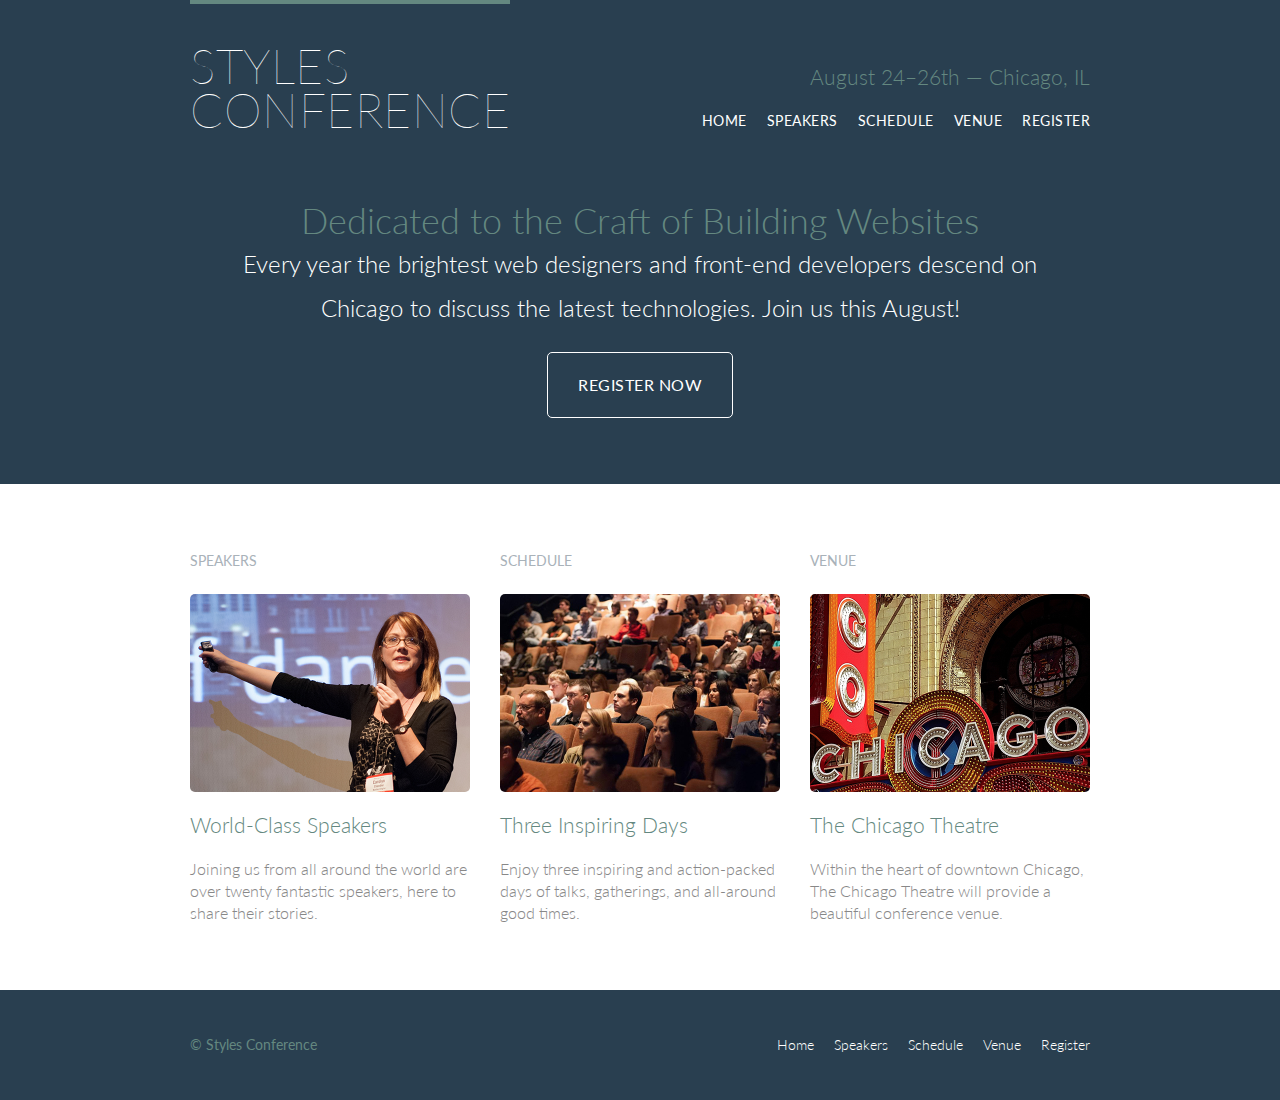
<file: index.html>
<!DOCTYPE html>
<html lang="en">
  <head>
    <meta charset="utf-8">
    <title>Styles Conference</title>
    <link rel="stylesheet" href="assets/stylesheets/main.css">
    <link rel="stylesheet" href="http://fonts.googleapis.com/css?family=Lato:100,300,400">
  </head>
  <body>
    <header class="primary-header container group">

      <h1 class="logo">
        <a href="index.html">Styles <br> Conference</a>
      </h1>
      <h3 class="tagline">August 24&ndash;26th &mdash; Chicago, IL</h3>
      <nav class="nav primary-nav">
        <ul>
          <li><a href="index.html">Home</a></li><!--
          --><li><a href="speakers.html">Speakers</a></li><!--
          --><li><a href="schedule.html">Schedule</a></li><!--
          --><li><a href="venue.html">Venue</a></li><!--
          --><li><a href="register.html">Register</a></li>
        </ul>
      </nav>
    </header>
    <section class="hero container">
      <h2>Dedicated to the Craft of Building Websites</h2>
      <p id="bulba">Every year the brightest web designers and front-end developers descend on Chicago to discuss the latest technologies. Join us this August!</p>
      <a class="btn btn-alt" href="register.html">Register Now</a>
    </section>
    <section class="row">
      <!-- Speakers -->
      <div class="grid">
        <section class="teaser col-1-3">
          <h5>Speakers</h5>
            <a href="speakers.html">
            <img src="assets/images/home/speakers.jpg" alt="Professional Speakers">
            <h3>World-Class Speakers</h3>
          </a>
          <p>Joining us from all around the world are over twenty fantastic speakers, here to share their stories.</p>
        </section><!--

          Schedule
        --><section class="teaser col-1-3">
           <h5>Schedule</h5>
            <a href="schedule.html">
              <img src="assets/images/home/schedule.jpg" alt="Schedule">
              <h3>Three Inspiring Days</h3>
          </a>
          <p>Enjoy three inspiring and action-packed days of talks, gatherings, and all-around good times.</p>
        </section><!--
          Venue
        --><section class="teaser col-1-3">
          <h5>Venue</h5>
            <a href="venue.html">
              <img src="assets/images/home/venue.jpg" alt="Venue">
              <h3>The Chicago Theatre</h3>
            </a>
          <p>Within the heart of downtown Chicago, The Chicago Theatre will provide a beautiful conference venue.</p>
        </section>
      </div>
    </section>
    <footer class="primary-footer container group">
      <small>&copy; Styles Conference</small>
      <nav class="nav">
        <ul>
          <li><a href="index.html">Home</a></li><!--
          --><li><a href="speakers.html">Speakers</a></li><!--
          --><li><a href="schedule.html">Schedule</a></li><!--
          --><li><a href="venue.html">Venue</a></li><!--
          --><li><a href="register.html">Register</a></li>
        </ul>
      </nav>
    </footer>
  </body>
</html>
</file>
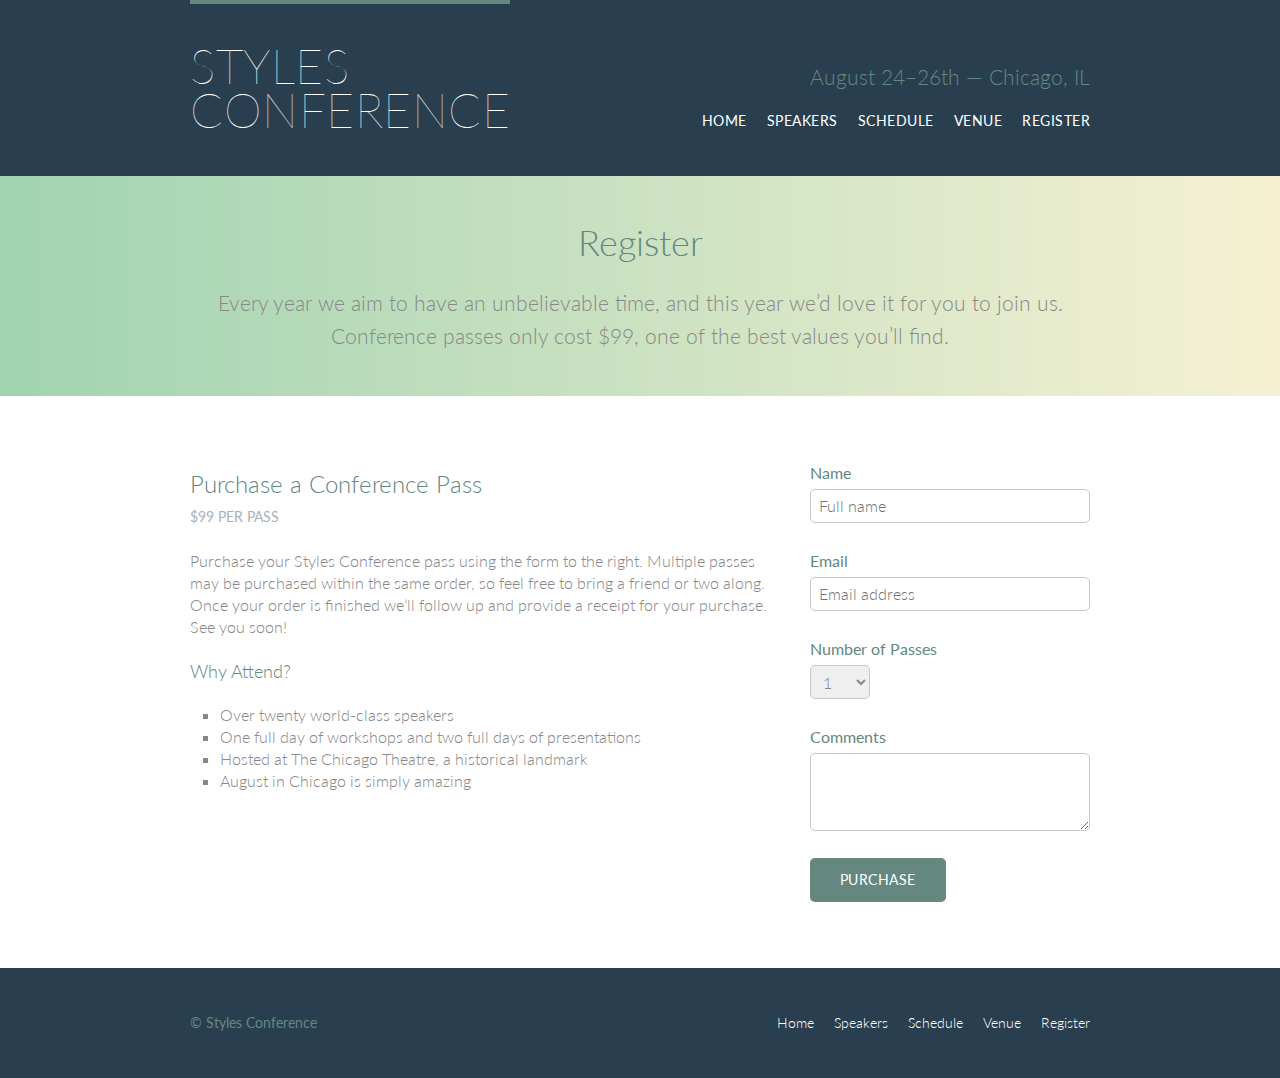
<file: register.html>
<!DOCTYPE html>
<html lang="en">

  <head>
    <meta charset="utf-8">
    <title>Register - Styles Conference</title>
    <link rel="stylesheet" href="assets/stylesheets/main.css">
    <link rel="stylesheet" href="http://fonts.googleapis.com/css?family=Lato:100,300,400">
  </head>

  <body>

    <!-- Header -->

    <header class="primary-header container group">

      <h1 class="logo">
        <a href="index.html">Styles <br> Conference</a>
      </h1>

      <h3 class="tagline">August 24&ndash;26th &mdash; Chicago, IL</h3>

      <nav class="nav primary-nav">
        <ul>
          <li><a href="index.html">Home</a></li><!--
          --><li><a href="speakers.html">Speakers</a></li><!--
          --><li><a href="schedule.html">Schedule</a></li><!--
          --><li><a href="venue.html">Venue</a></li><!--
          --><li><a href="register.html">Register</a></li>
        </ul>
      </nav>

    </header>

    <!-- Lead -->

    <section class="row-alt">
      <div class="lead container">

        <h1>Register</h1>

        <p>Every year we aim to have an unbelievable time, and this year we&#8217;d love it for you to join us. Conference passes only cost $99, one of the best values you&#8217;ll find.</p>

      </div>
    </section>

    <section class="row">
      <div class="grid">
        <section class="col-2-3">
          <h2>Purchase a Conference Pass</h2>

          <h5>$99 per Pass</h5>

          <p>Purchase your Styles Conference pass using the form to the right. Multiple passes may be purchased within the same order, so feel free to bring a friend or two along. Once your order is finished we&#8217;ll follow up and provide a receipt for your purchase. See you soon!</p>

          <h4>Why Attend?</h4>

          <ul class="why-attend">
          <li>Over twenty world-class speakers</li>
            <li>One full day of workshops and two full days of presentations</li>
            <li>Hosted at The Chicago Theatre, a historical landmark</li>
            <li>August in Chicago is simply amazing</li>
          </ul>
         </section><!--

      --><form class="col-1-3" action="#" method="post">
            <fieldset class="register-group">

            <label>
             Name
             <input type="text" name="name" placeholder="Full name" required>
            </label>

            <label>
             Email
             <input type="email" name="email" placeholder="Email address" required>
            </label>

            <label>
             Number of Passes
             <select name="quantity" required>
               <option value="1" selected>1</option>
               <option value="2">2</option>
               <option value="3">3</option>
               <option value="4">4</option>
               <option value="5">5</option>
             </select>
            </label>

            <label>
             Comments
             <textarea name="comments"></textarea>
            </label>

            </fieldset>

            <input class="btn btn-default" type="submit" name="submit" value="Purchase">
         </form>
      </div>
    </section>

    <!-- Footer -->

    <footer class="primary-footer container group">

      <small>&copy; Styles Conference</small>

      <nav class="nav">
        <ul>
          <li><a href="index.html">Home</a></li><!--
          --><li><a href="speakers.html">Speakers</a></li><!--
          --><li><a href="schedule.html">Schedule</a></li><!--
          --><li><a href="venue.html">Venue</a></li><!--
          --><li><a href="register.html">Register</a></li>
        </ul>
      </nav>

    </footer>

  </body>
</html>
</file>
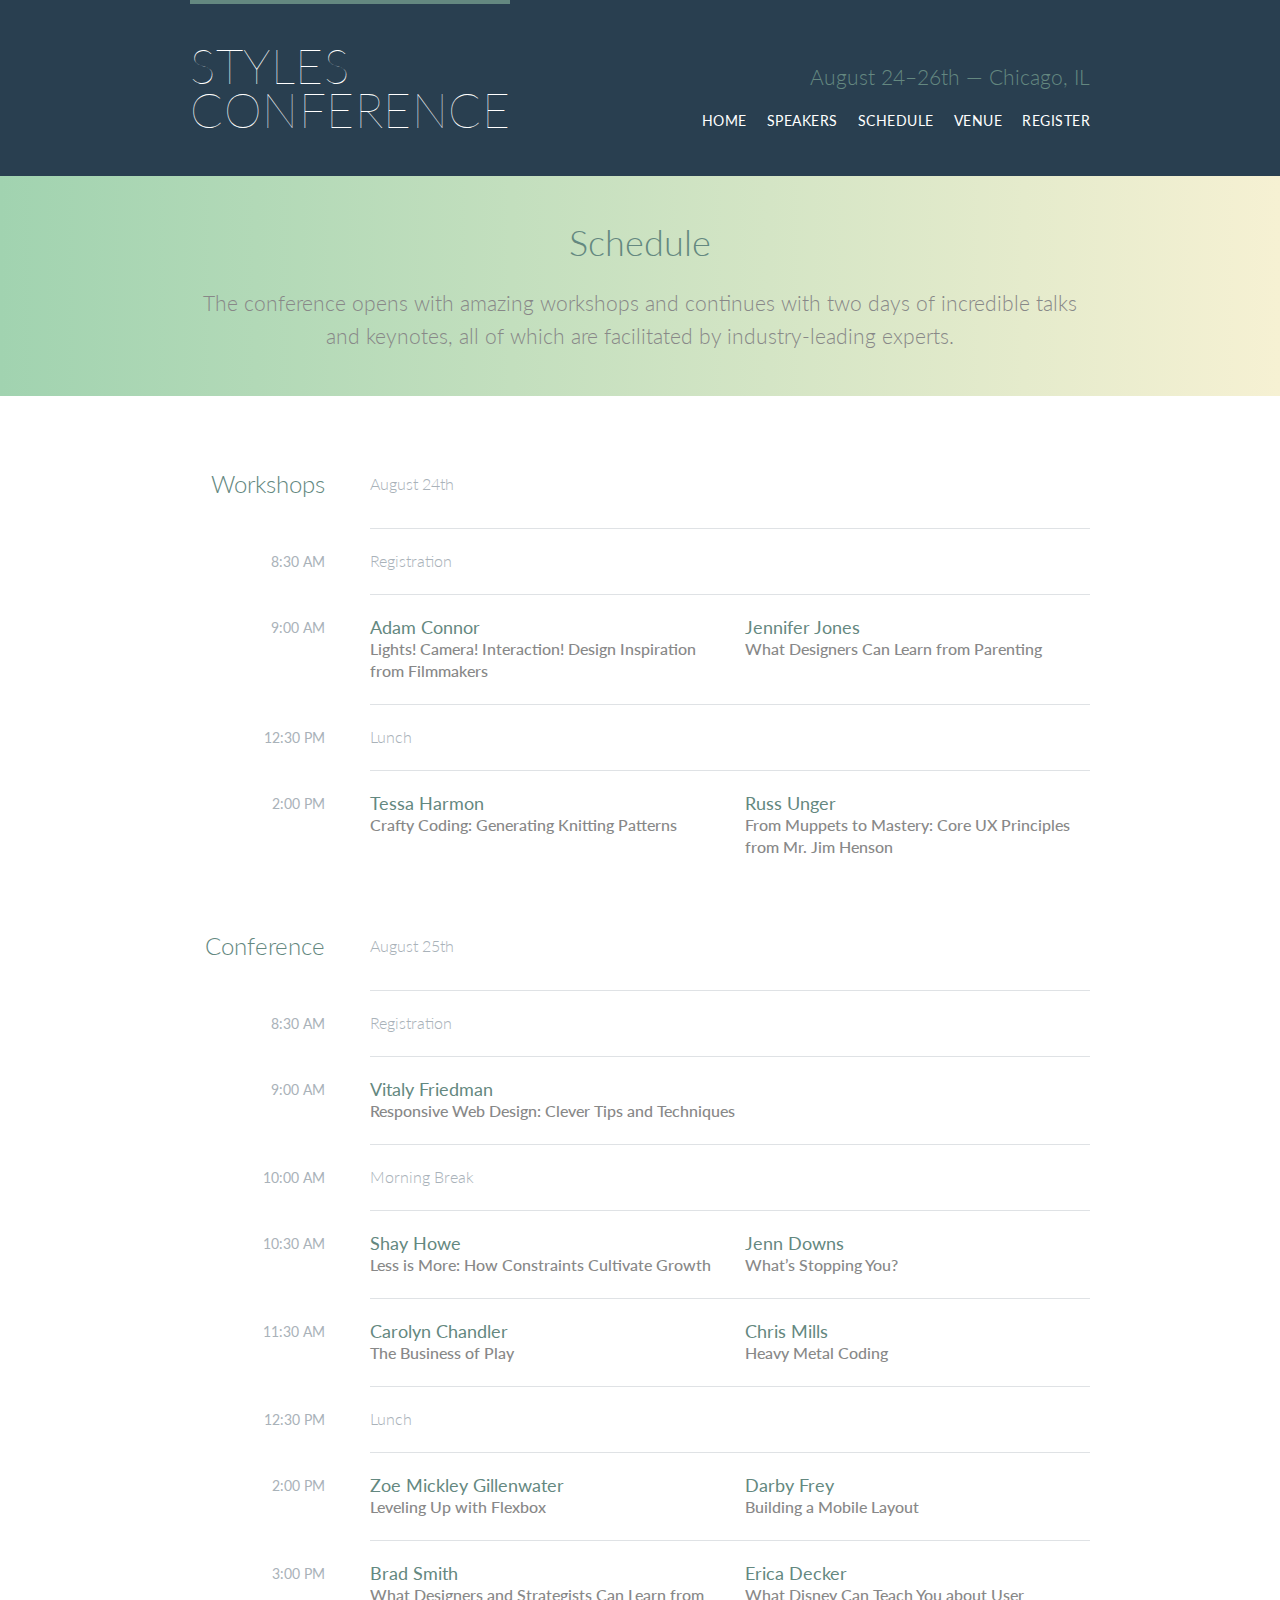
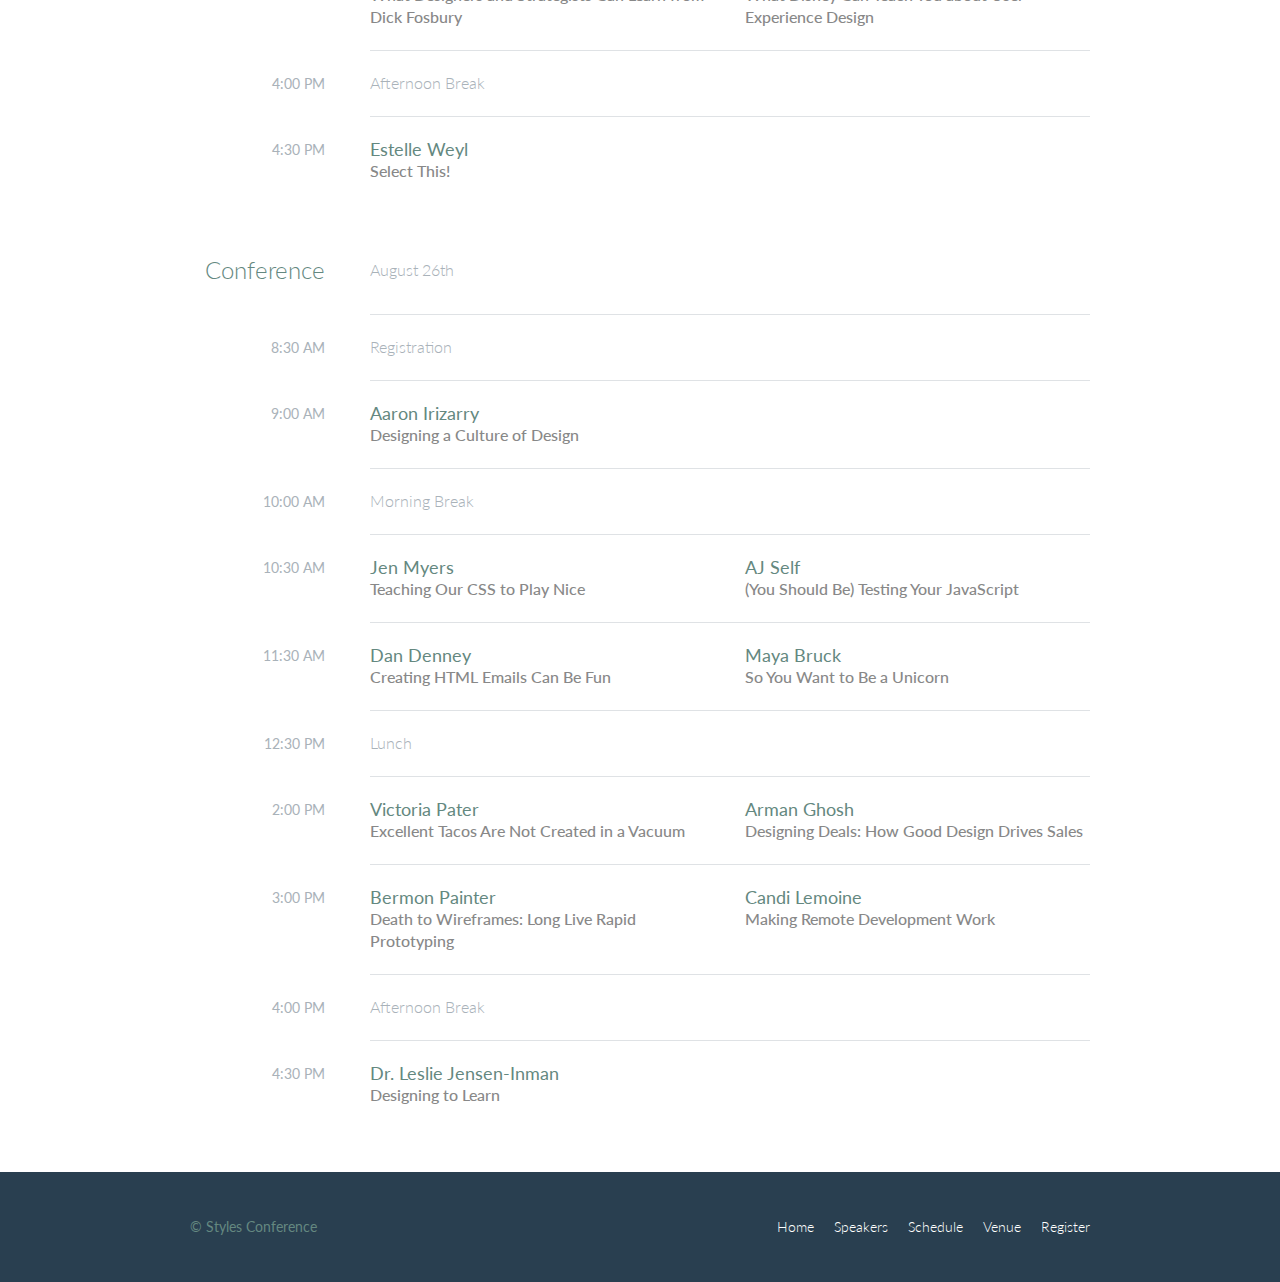
<file: schedule.html>
<!DOCTYPE html>
<html lang="en">

  <head>
    <meta charset="utf-8">
    <title>Schedule - Styles Conference</title>
    <link rel="stylesheet" href="assets/stylesheets/main.css">
    <link rel="stylesheet" href="http://fonts.googleapis.com/css?family=Lato:100,300,400">
  </head>

  <body>

    <!-- Header -->

    <header class="primary-header container group">

      <h1 class="logo">
        <a href="index.html">Styles <br> Conference</a>
      </h1>

      <h3 class="tagline">August 24&ndash;26th &mdash; Chicago, IL</h3>

      <nav class="nav primary-nav">
        <ul>
          <li><a href="index.html">Home</a></li><!--
          --><li><a href="speakers.html">Speakers</a></li><!--
          --><li><a href="schedule.html">Schedule</a></li><!--
          --><li><a href="venue.html">Venue</a></li><!--
          --><li><a href="register.html">Register</a></li>
        </ul>
      </nav>

    </header>

    <!-- Lead -->

    <section class="row-alt">
      <div class="lead container">

        <h1>Schedule</h1>

        <p>The conference opens with amazing workshops and continues with two days of incredible talks and keynotes, all of which are facilitated by industry-leading experts.</p>

      </div>
    </section>


    <!-- Main content -->

   <section class="row">
     <div class="container">

       <!-- Workshops -->

       <table>
         <thead>
           <tr>
             <th scope="row">
               Workshops
             </th>
             <td class="schedule-offset" colspan="2">
               August 24th
             </td>
           </tr>
         </thead>
         <tbody>
           <tr>
             <th scope="row">
               <time datetime="08:30:00">8:30 AM</time>
             </th>
             <td class="schedule-offset" colspan="2">
               Registration
             </td>
           </tr>
           <tr>
             <th scope="row">
               <time datetime="09:00:00">9:00 AM</time>
             </th>
             <td>
               <a href="speakers.html#adam-connor">
                 <h4>Adam Connor</h4>
                 Lights! Camera! Interaction! Design Inspiration from Filmmakers
               </a>
             </td>
             <td>
               <a href="speakers.html#jennifer-jones">
                 <h4>Jennifer Jones</h4>
                 What Designers Can Learn from Parenting
               </a>
             </td>
           </tr>
           <tr>
             <th scope="row">
               <time datetime="12:30:00">12:30 PM</time>
             </th>
             <td class="schedule-offset" colspan="2">
               Lunch
             </td>
           </tr>
           <tr>
             <th scope="row">
               <time datetime="14:00">2:00 PM</time>
             </th>
             <td>
               <a href="speakers.html#tessa-harmon">
                 <h4>Tessa Harmon</h4>
                 Crafty Coding: Generating Knitting Patterns
               </a>
             </td>
             <td>
               <a href="speakers.html#russ-unger">
                 <h4>Russ Unger</h4>
                 From Muppets to Mastery: Core UX Principles from Mr. Jim Henson
               </a>
             </td>
           </tr>
         </tbody>
       </table>

       <!-- Conference -->

       <table>
         <thead>
           <tr>
             <th scope="row">
               Conference
             </th>
             <td class="schedule-offset" colspan="2">
               August 25th
             </td>
           </tr>
         </thead>
         <tbody>
           <tr>
             <th scope="row">
               <time datetime="08:30:00">8:30 AM</time>
             </th>
             <td class="schedule-offset" colspan="2">
               Registration
             </td>
           </tr>
           <tr>
             <th scope="row">
               <time datetime="09:00:00">9:00 AM</time>
             </th>
             <td colspan="2">
               <a href="speakers.html#vitaly-friedman">
                 <h4>Vitaly Friedman</h4>
                 Responsive Web Design: Clever Tips and Techniques
               </a>
             </td>
           </tr>
           <tr>
             <th scope="row">
               <time datetime="10:00:00">10:00 AM</time>
             </th>
             <td class="schedule-offset" colspan="2">
               Morning Break
             </td>
           </tr>
           <tr>
             <th scope="row">
               <time datetime="10:30:00">10:30 AM</time>
             </th>
             <td>
               <a href="speakers.html#shay-howe">
                 <h4>Shay Howe</h4>
                 Less is More: How Constraints Cultivate Growth
               </a>
             </td>
             <td>
               <a href="speakers.html#jenn-downs">
                 <h4>Jenn Downs</h4>
                 What&#8217;s Stopping You?
               </a>
             </td>
           </tr>
           <tr>
             <th scope="row">
               <time datetime="11:30:00">11:30 AM</time>
             </th>
             <td>
               <a href="speakers.html#carolyn-chandler">
                 <h4>Carolyn Chandler</h4>
                 The Business of Play
               </a>
             </td>
             <td>
               <a href="speakers.html#chris-mills">
                 <h4>Chris Mills</h4>
                 Heavy Metal Coding
               </a>
             </td>
           </tr>
           <tr>
             <th scope="row">
               <time datetime="12:30:00">12:30 PM</time>
             </th>
             <td class="schedule-offset" colspan="2">
               Lunch
             </td>
           </tr>
           <tr>
             <th scope="row">
               <time datetime="14:00">2:00 PM</time>
             </th>
             <td>
               <a href="speakers.html#zoe-mickley-gillenwater">
                 <h4>Zoe Mickley Gillenwater</h4>
                 Leveling Up with Flexbox
               </a>
             </td>
             <td>
               <a href="speakers.html#darby-frey">
                 <h4>Darby Frey</h4>
                 Building a Mobile Layout
               </a>
             </td>
           </tr>
           <tr>
             <th scope="row">
               <time datetime="15:00:00">3:00 PM</time>
             </th>
             <td>
               <a href="speakers.html#brad-smith">
                 <h4>Brad Smith</h4>
                 What Designers and Strategists Can Learn from Dick Fosbury
               </a>
             </td>
             <td>
               <a href="speakers.html#erica-decker">
                 <h4>Erica Decker</h4>
                 What Disney Can Teach You about User Experience Design
               </a>
             </td>
           </tr>
           <tr>
             <th scope="row">
               <time datetime="16:00:00">4:00 PM</time>
             </th>
             <td class="schedule-offset" colspan="2">
               Afternoon Break
             </td>
           </tr>
           <tr>
             <th scope="row">
               <time datetime="16:30:00">4:30 PM</time>
             </th>
             <td colspan="2">
               <a href="speakers.html#estelle-weyl">
                 <h4>Estelle Weyl</h4>
                 Select This!
               </a>
             </td>
           </tr>
         </tbody>
       </table>

       <!-- Conference -->

       <table>
         <thead>
           <tr>
             <th scope="row">
               Conference
             </th>
             <td class="schedule-offset" colspan="2">
               August 26th
             </td>
           </tr>
         </thead>
         <tbody>
           <tr>
             <th scope="row">
               <time datetime="08:30:00">8:30 AM</time>
             </th>
             <td class="schedule-offset" colspan="2">
               Registration
             </td>
           </tr>
           <tr>
             <th scope="row">
               <time datetime="09:00:00">9:00 AM</time>
             </th>
             <td colspan="2">
               <a href="speakers.html#aaron-irizarry">
                 <h4>Aaron Irizarry</h4>
                 Designing a Culture of Design
               </a>
             </td>
           </tr>
           <tr>
             <th scope="row">
               <time datetime="10:00:00">10:00 AM</time>
             </th>
             <td class="schedule-offset" colspan="2">
               Morning Break
             </td>
           </tr>
           <tr>
             <th scope="row">
               <time datetime="10:30:00">10:30 AM</time>
             </th>
             <td>
               <a href="speakers.html#jen-myers">
                 <h4>Jen Myers</h4>
                 Teaching Our CSS to Play Nice
               </a>
             </td>
             <td>
               <a href="speakers.html#aj-self">
                 <h4>AJ Self</h4>
                 (You Should Be) Testing Your JavaScript
               </a>
             </td>
           </tr>
           <tr>
             <th scope="row">
               <time datetime="11:30:00">11:30 AM</time>
             </th>
             <td>
               <a href="speakers.html#dan-denney">
                 <h4>Dan Denney</h4>
                 Creating HTML Emails Can Be Fun
               </a>
             </td>
             <td>
               <a href="speakers.html#maya-bruck">
                 <h4>Maya Bruck</h4>
                 So You Want to Be a Unicorn
               </a>
             </td>
           </tr>
           <tr>
             <th scope="row">
               <time datetime="12:30:00">12:30 PM</time>
             </th>
             <td class="schedule-offset" colspan="2">
               Lunch
             </td>
           </tr>
           <tr>
             <th scope="row">
               <time datetime="14:00">2:00 PM</time>
             </th>
             <td>
               <a href="speakers.html#victoria-pater">
                 <h4>Victoria Pater</h4>
                 Excellent Tacos Are Not Created in a Vacuum
               </a>
             </td>
             <td>
               <a href="speakers.html#arman-ghosh">
                 <h4>Arman Ghosh</h4>
                 Designing Deals: How Good Design Drives Sales
               </a>
             </td>
           </tr>
           <tr>
             <th scope="row">
               <time datetime="15:00:00">3:00 PM</time>
             </th>
             <td>
               <a href="speakers.html#bermon-painter">
                 <h4>Bermon Painter</h4>
                 Death to Wireframes: Long Live Rapid Prototyping
               </a>
             </td>
             <td>
               <a href="speakers.html#candi-lemoine">
                 <h4>Candi Lemoine</h4>
                 Making Remote Development Work
               </a>
             </td>
           </tr>
           <tr>
             <th scope="row">
               <time datetime="16:00:00">4:00 PM</time>
             </th>
             <td class="schedule-offset" colspan="2">
               Afternoon Break
             </td>
           </tr>
           <tr>
             <th scope="row">
               <time datetime="16:30:00">4:30 PM</time>
             </th>
             <td colspan="2">
               <a href="speakers.html#leslie-jensen-inman">
                 <h4>Dr. Leslie Jensen-Inman</h4>
                 Designing to Learn
               </a>
             </td>
           </tr>
         </tbody>
       </table>

     </div>
   </section>

    <!-- Footer -->

    <footer class="primary-footer container group">

      <small>&copy; Styles Conference</small>

      <nav class="nav">
        <ul>
          <li><a href="index.html">Home</a></li><!--
          --><li><a href="speakers.html">Speakers</a></li><!--
          --><li><a href="schedule.html">Schedule</a></li><!--
          --><li><a href="venue.html">Venue</a></li><!--
          --><li><a href="register.html">Register</a></li>
        </ul>
      </nav>

    </footer>

  </body>
</html>
</file>
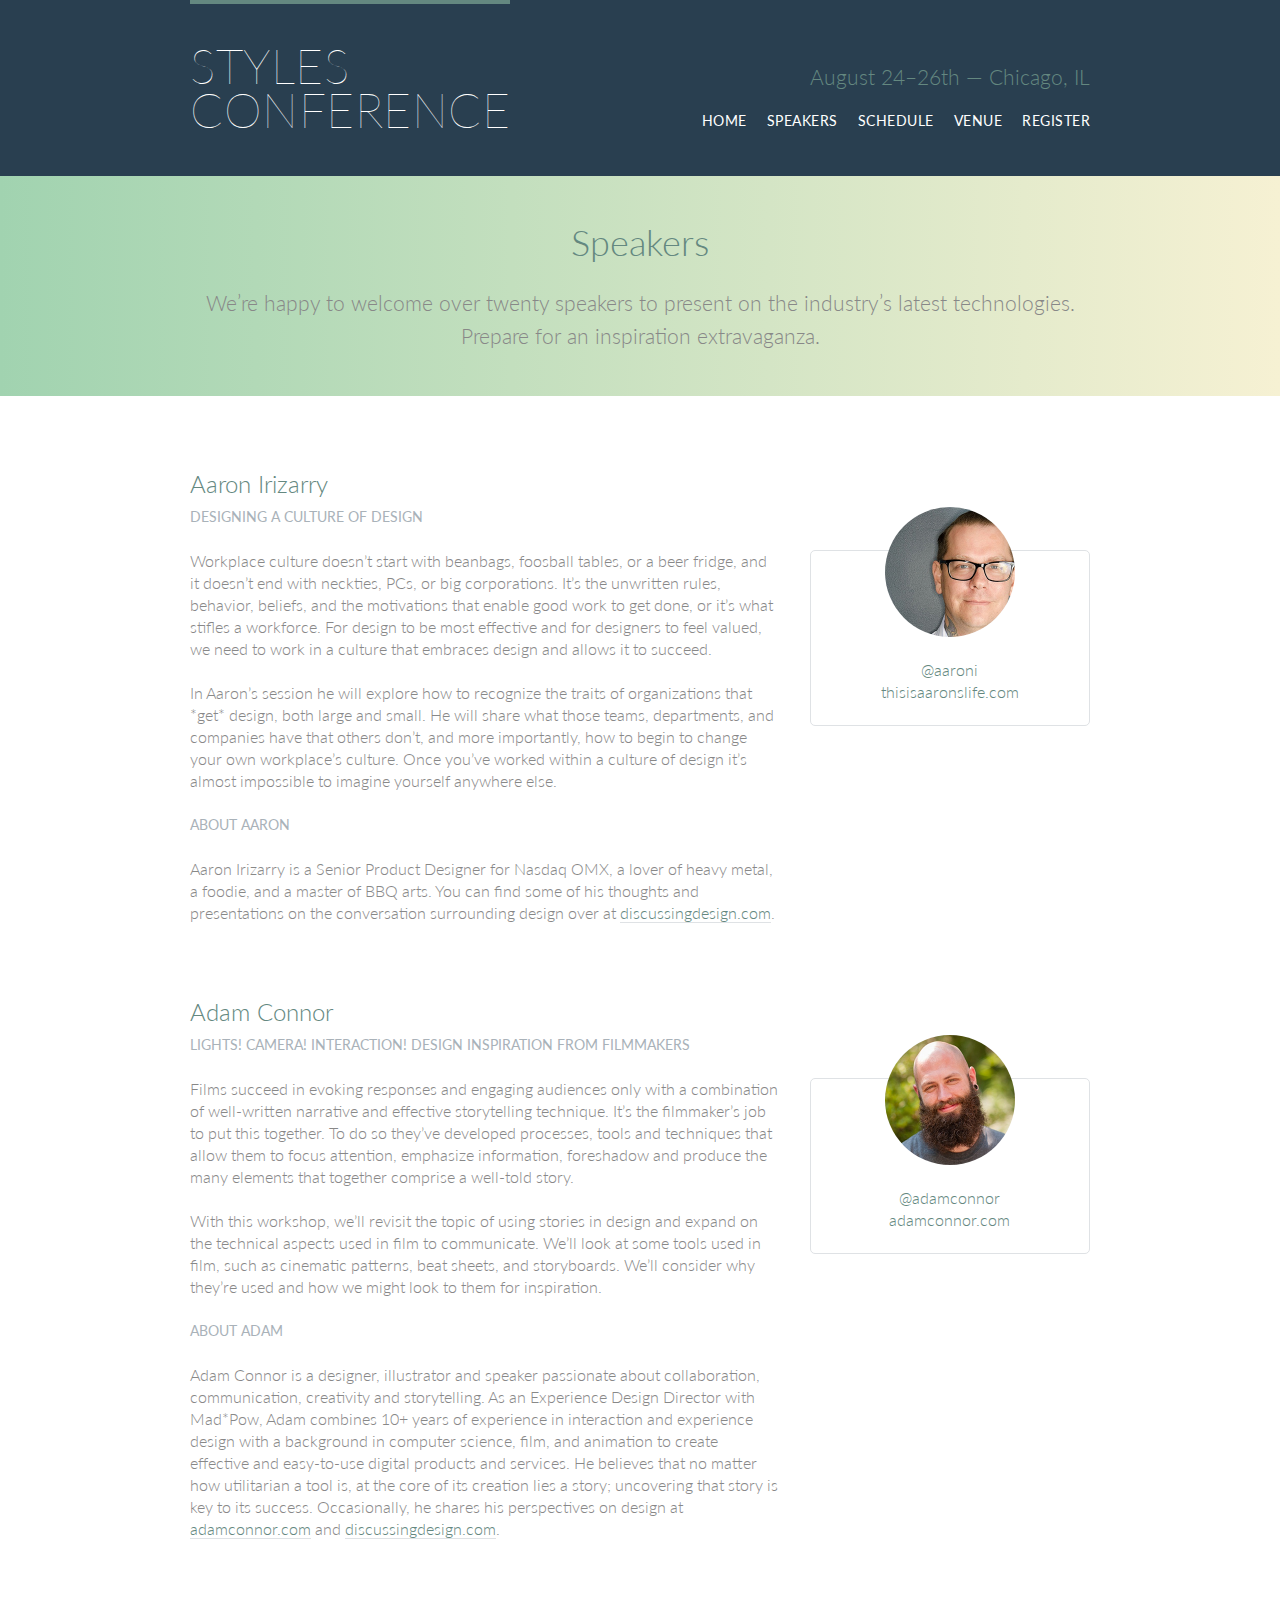
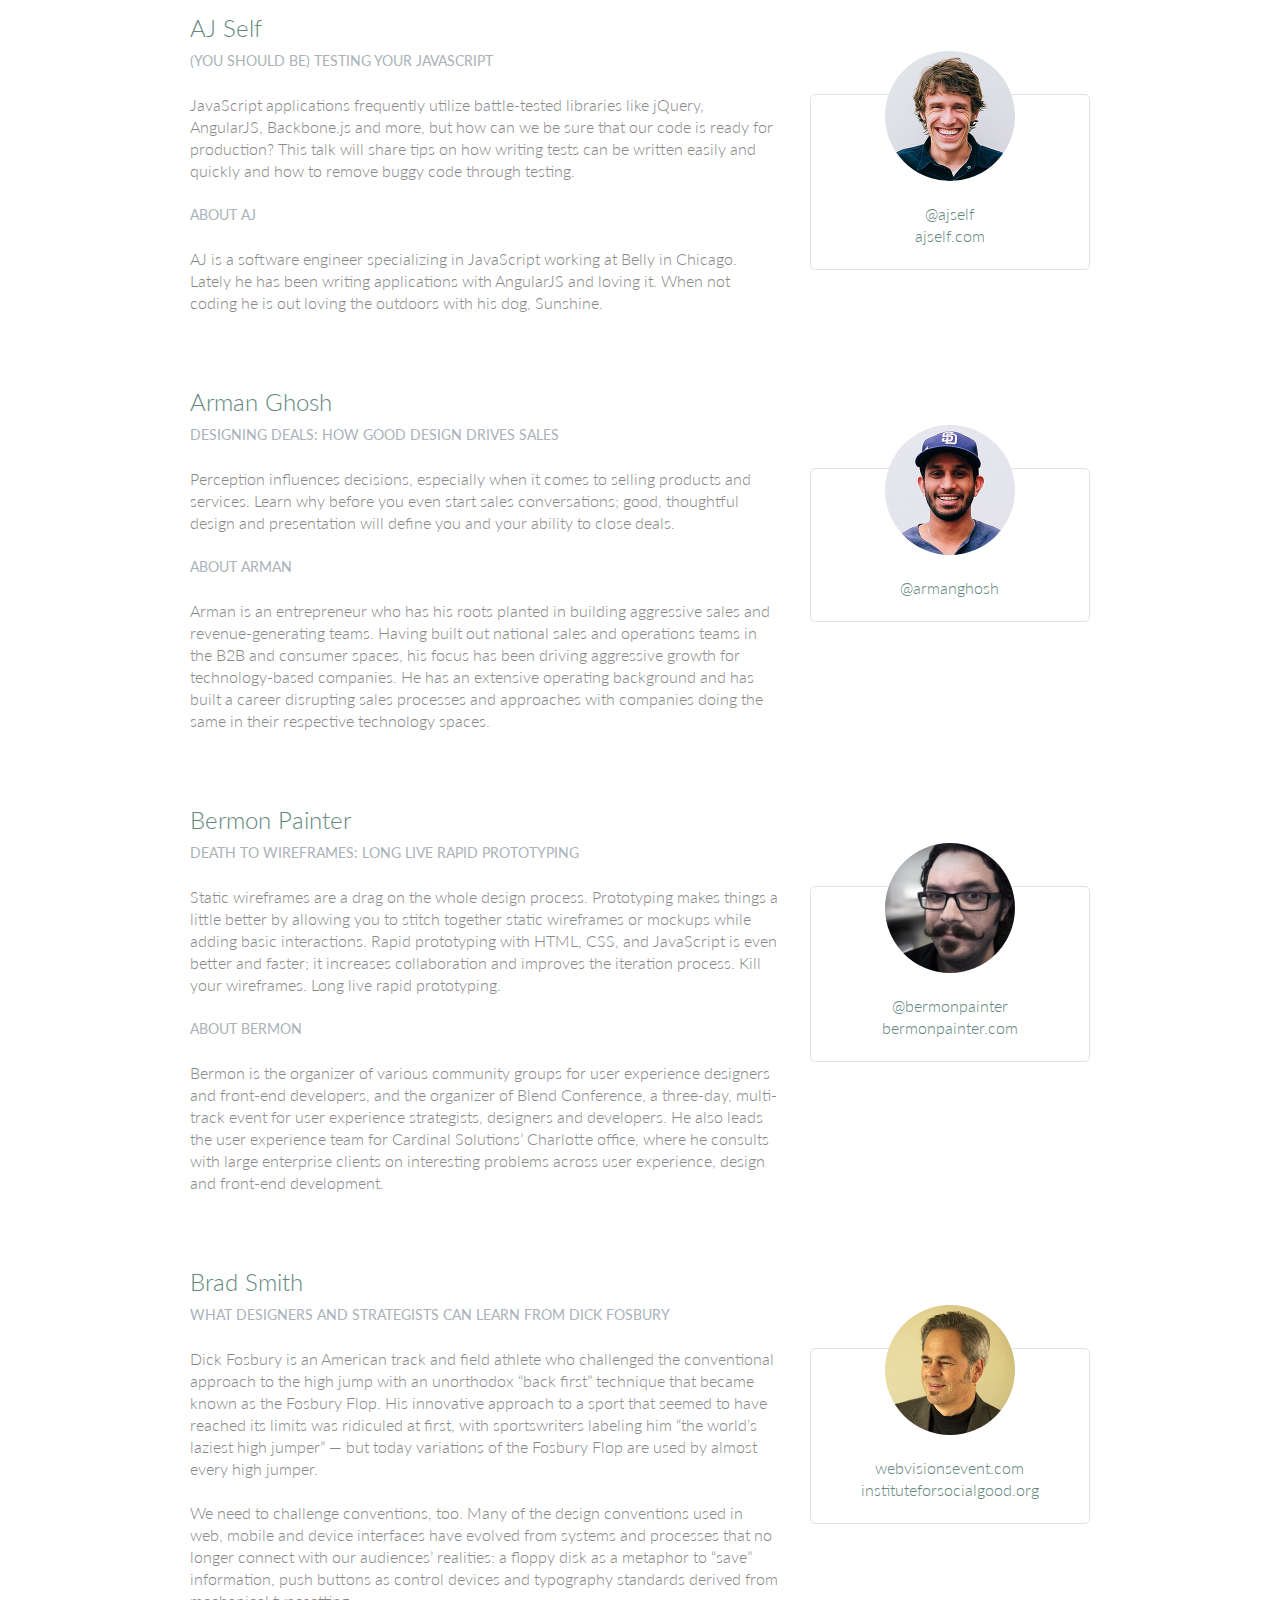
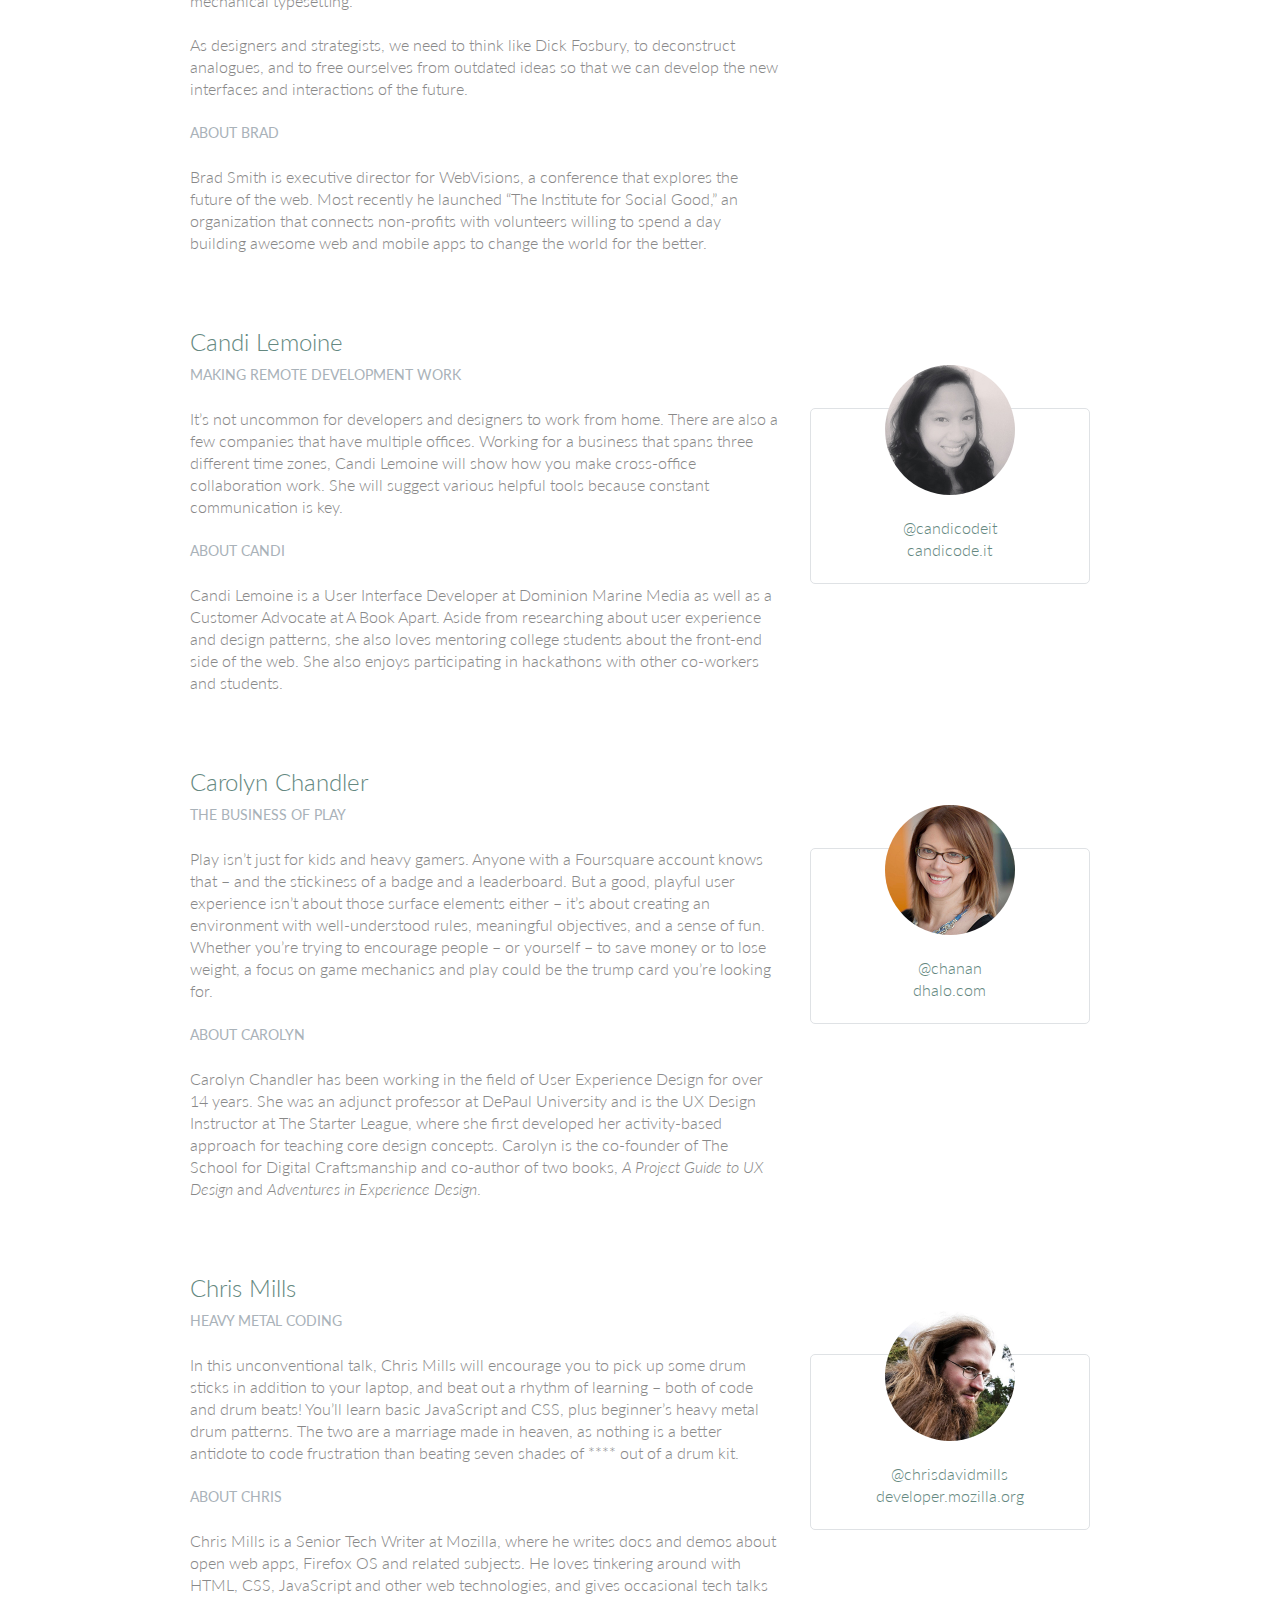
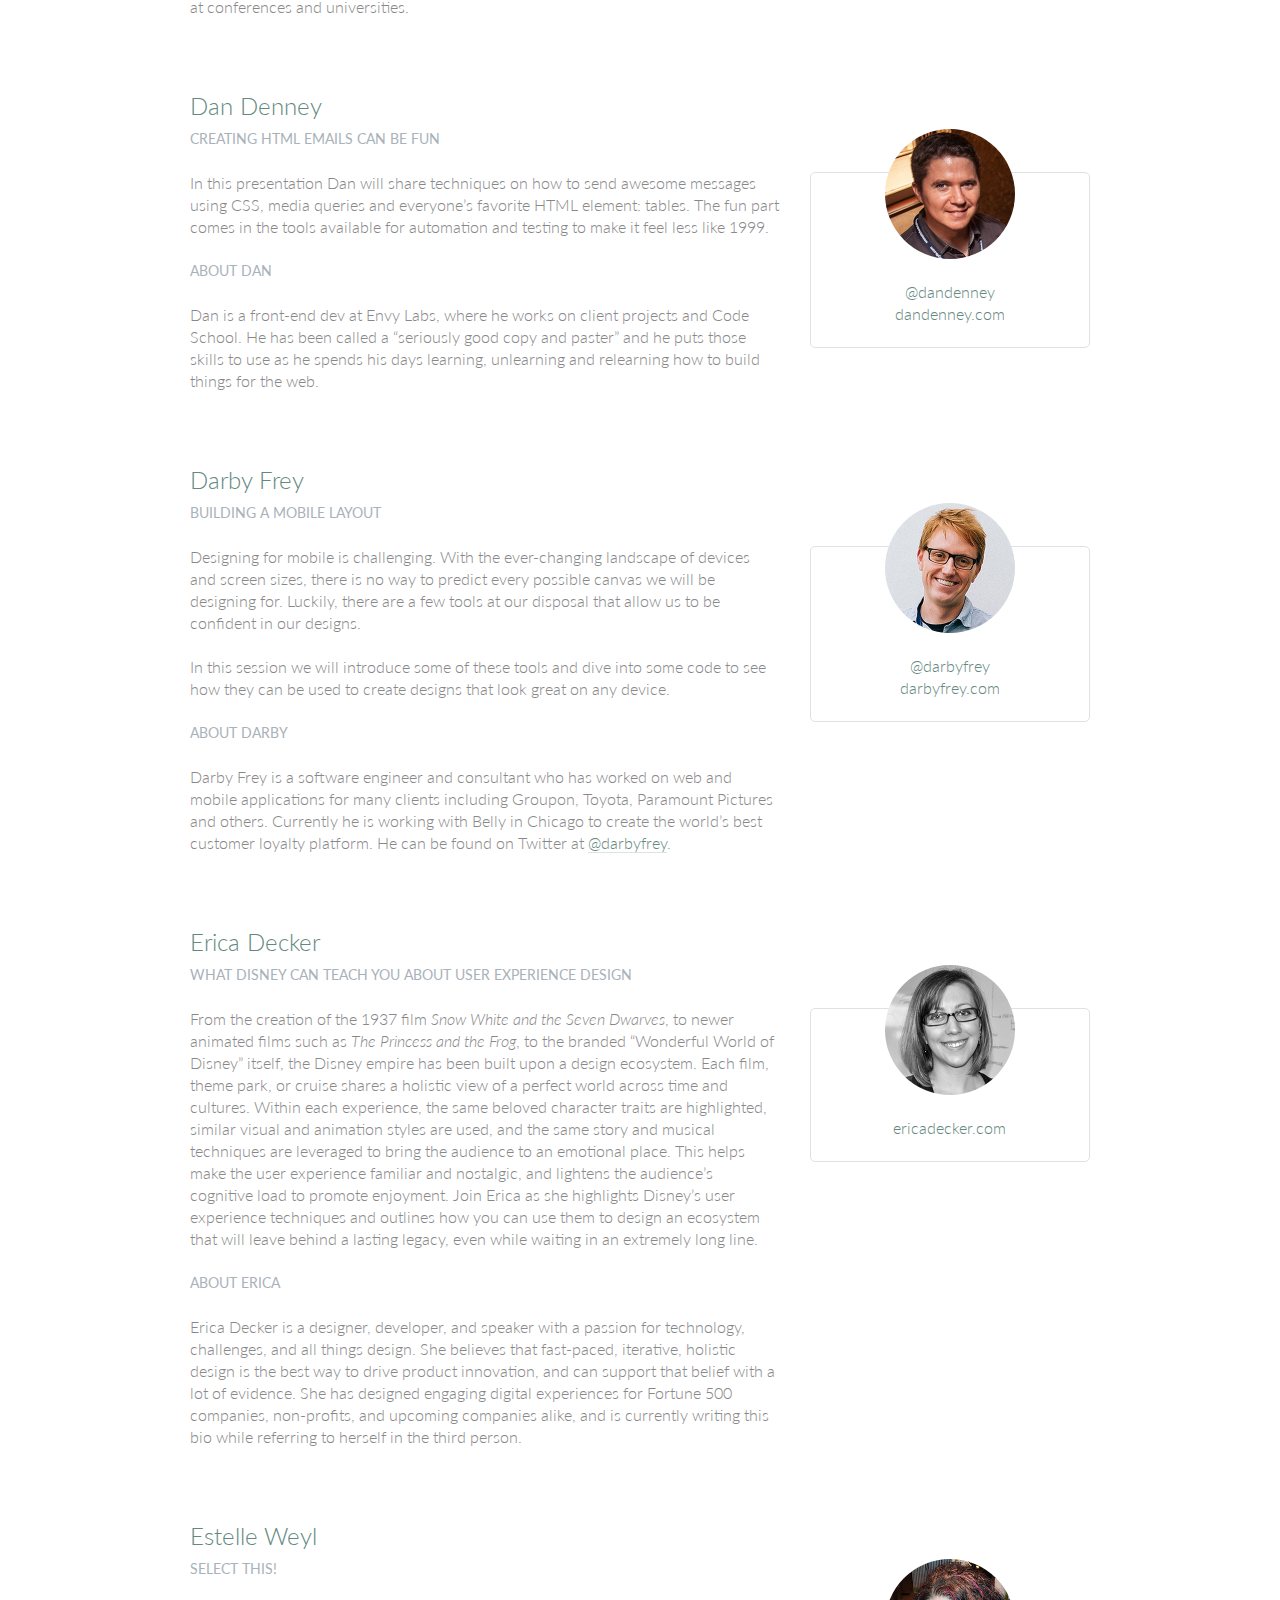
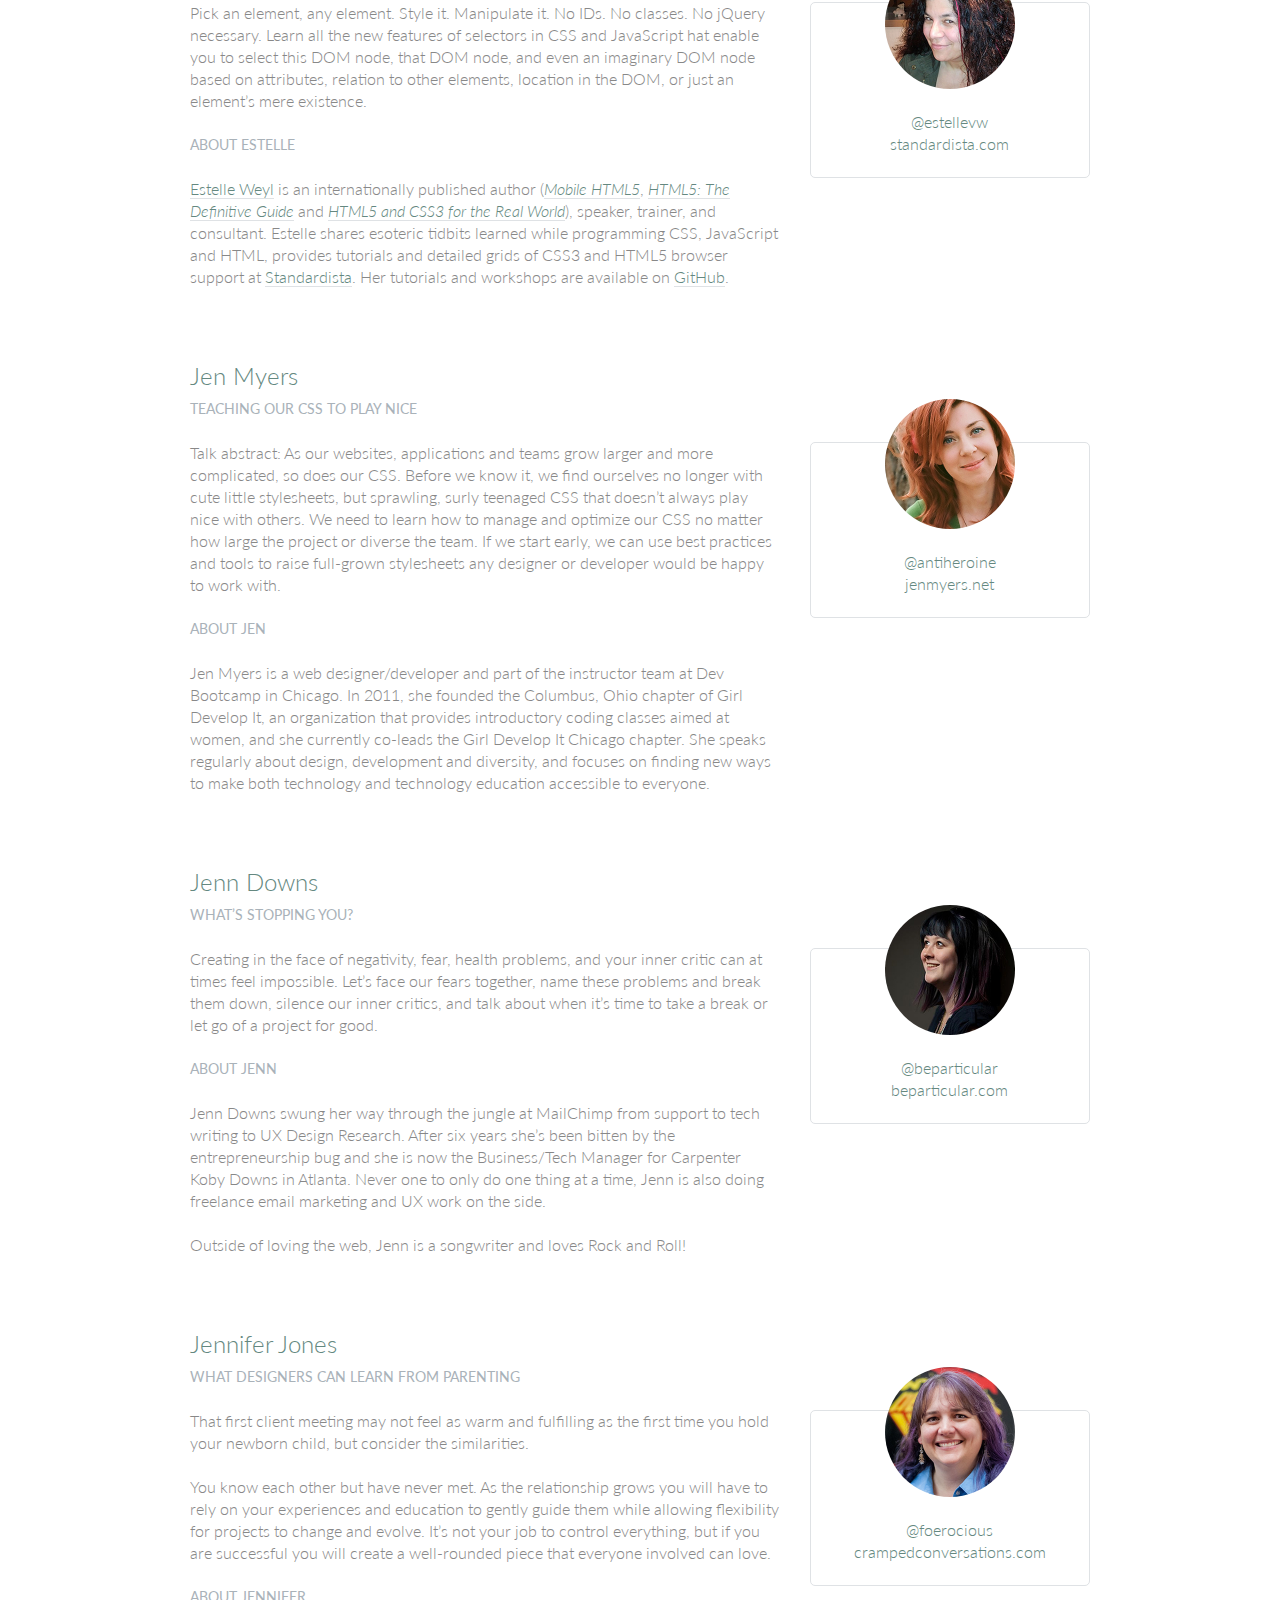
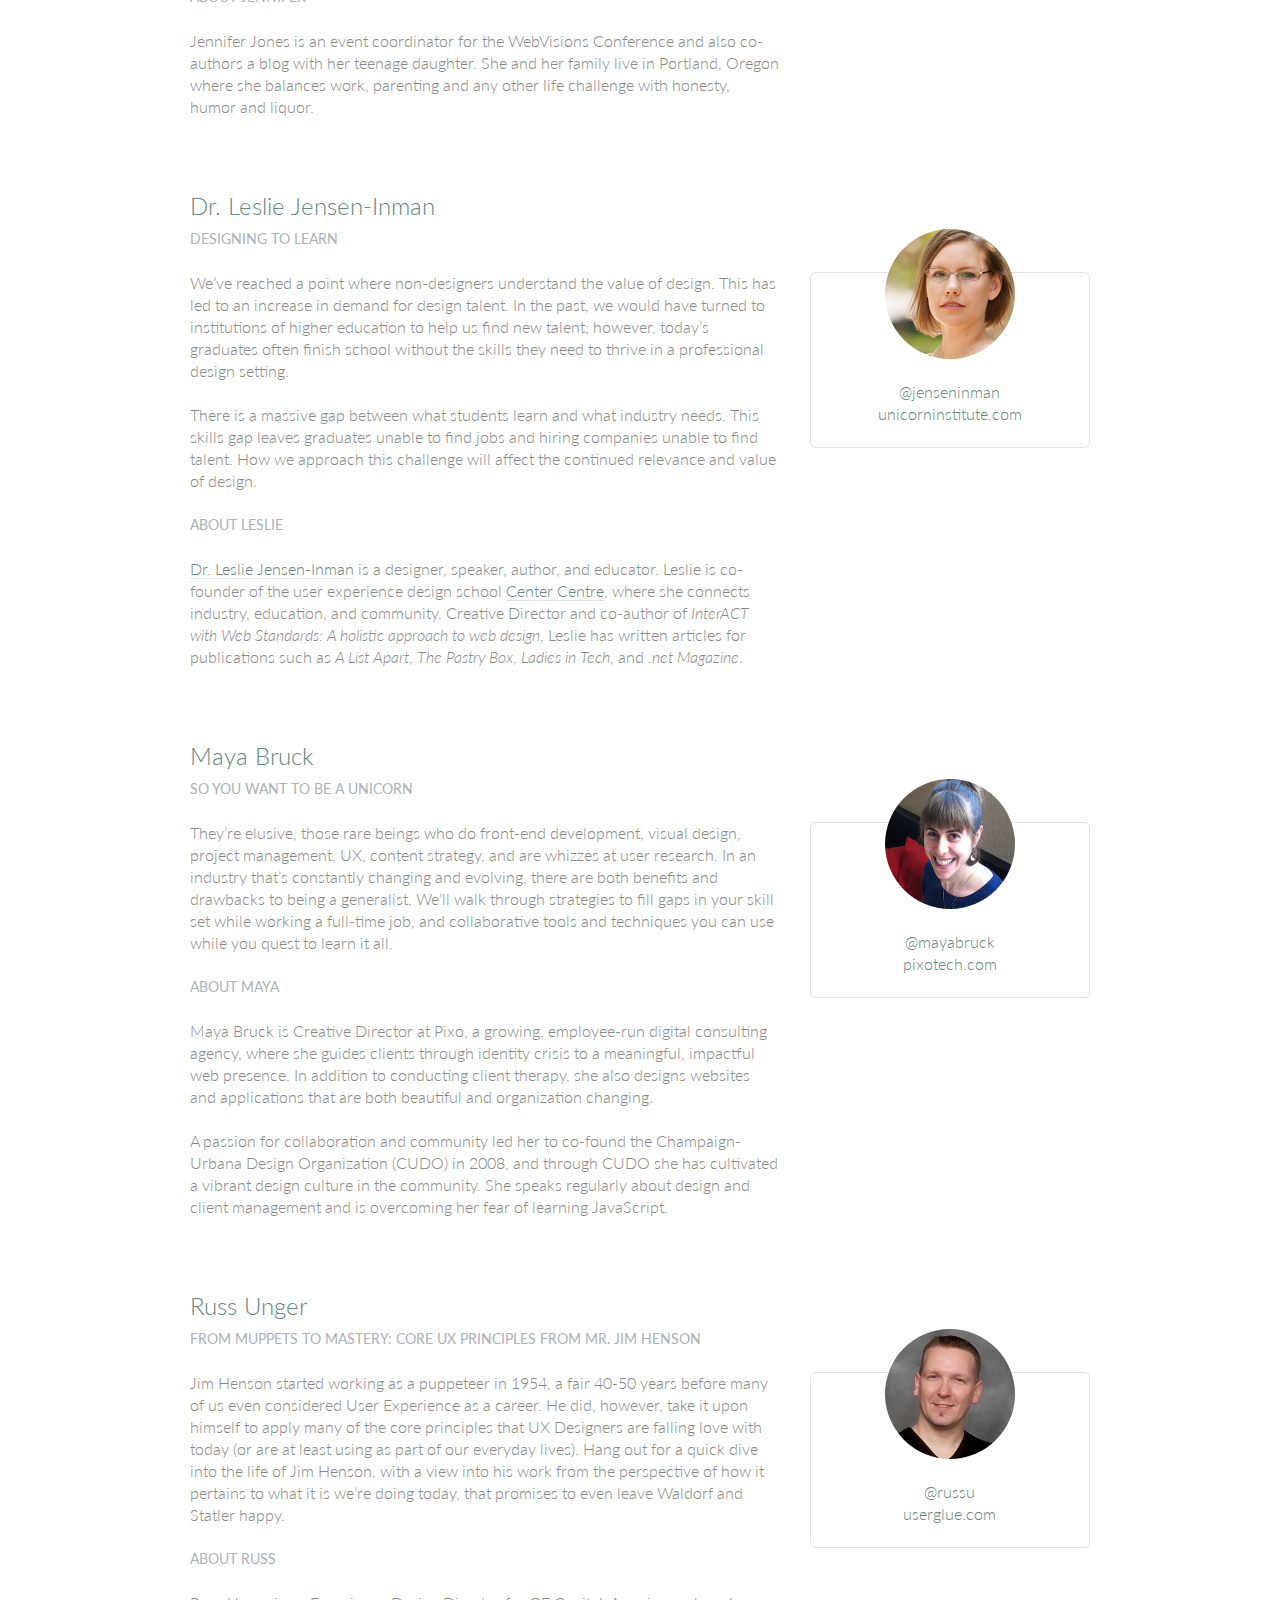
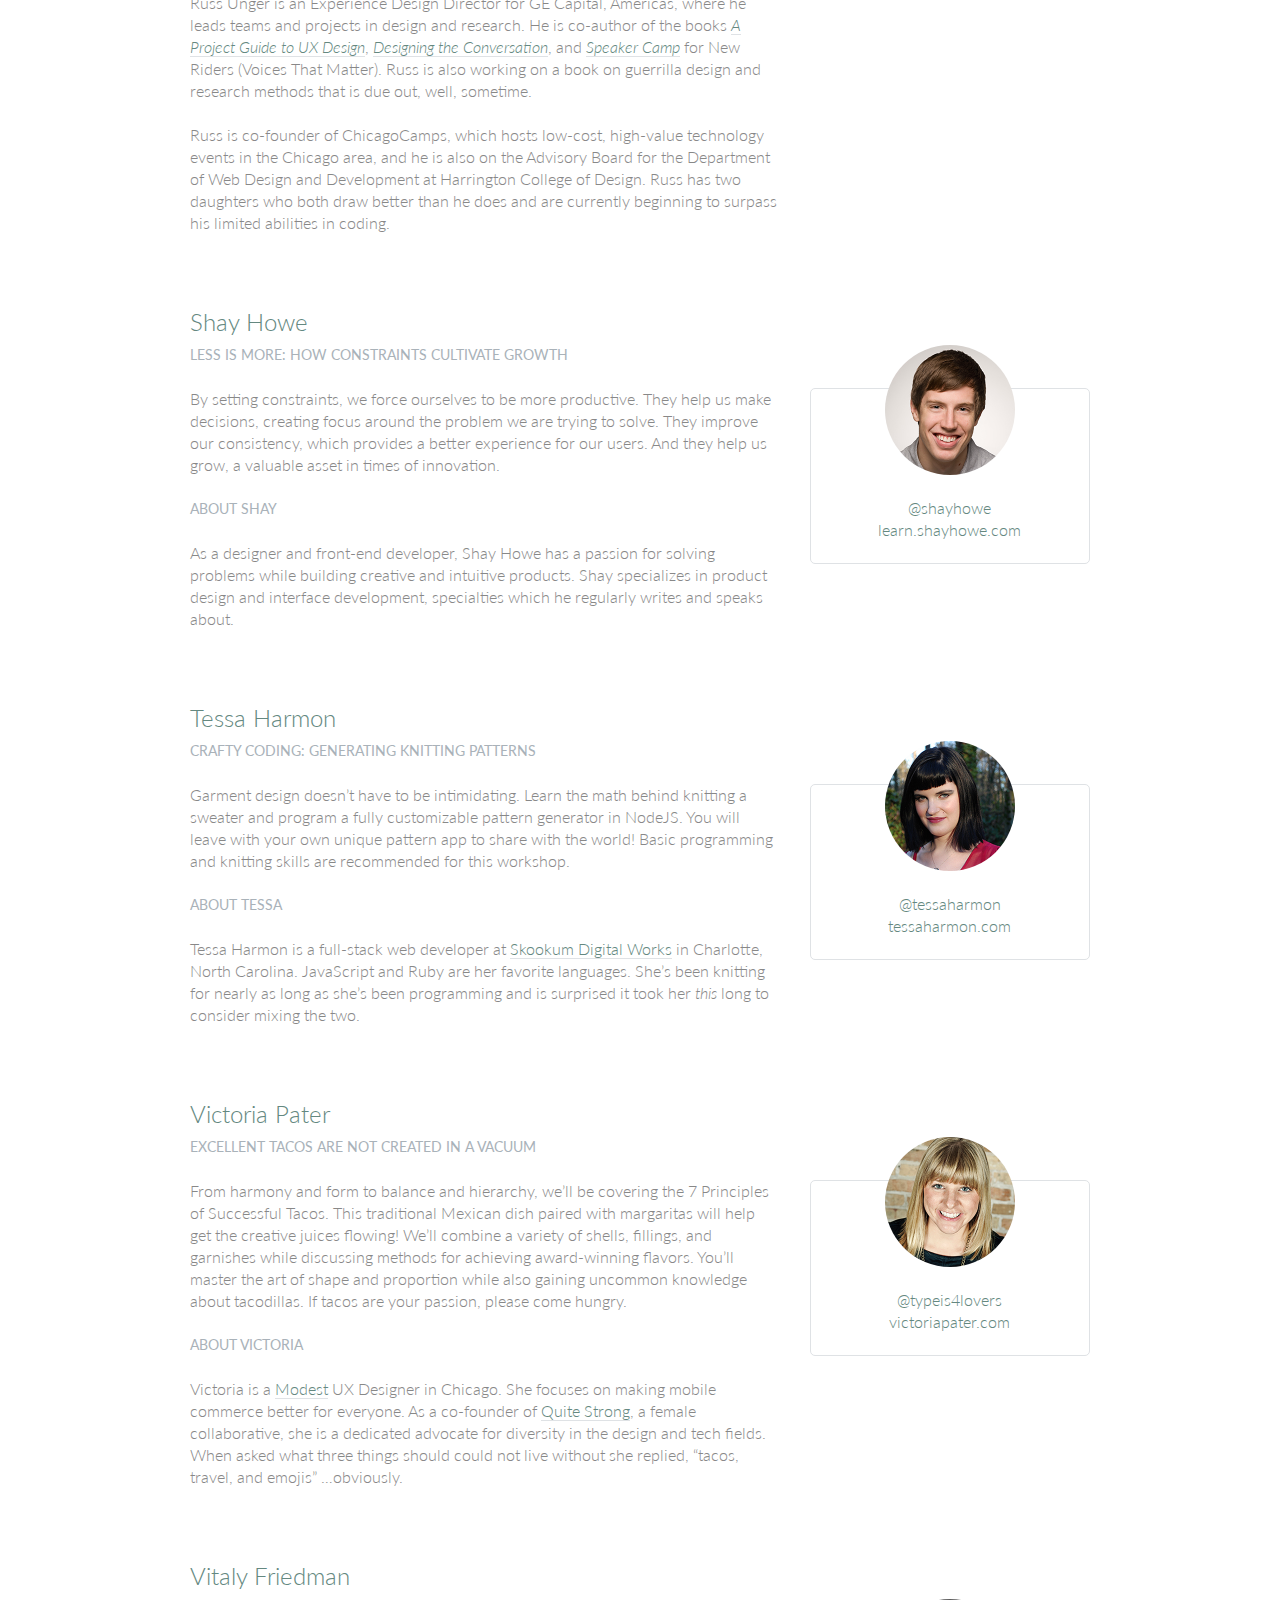
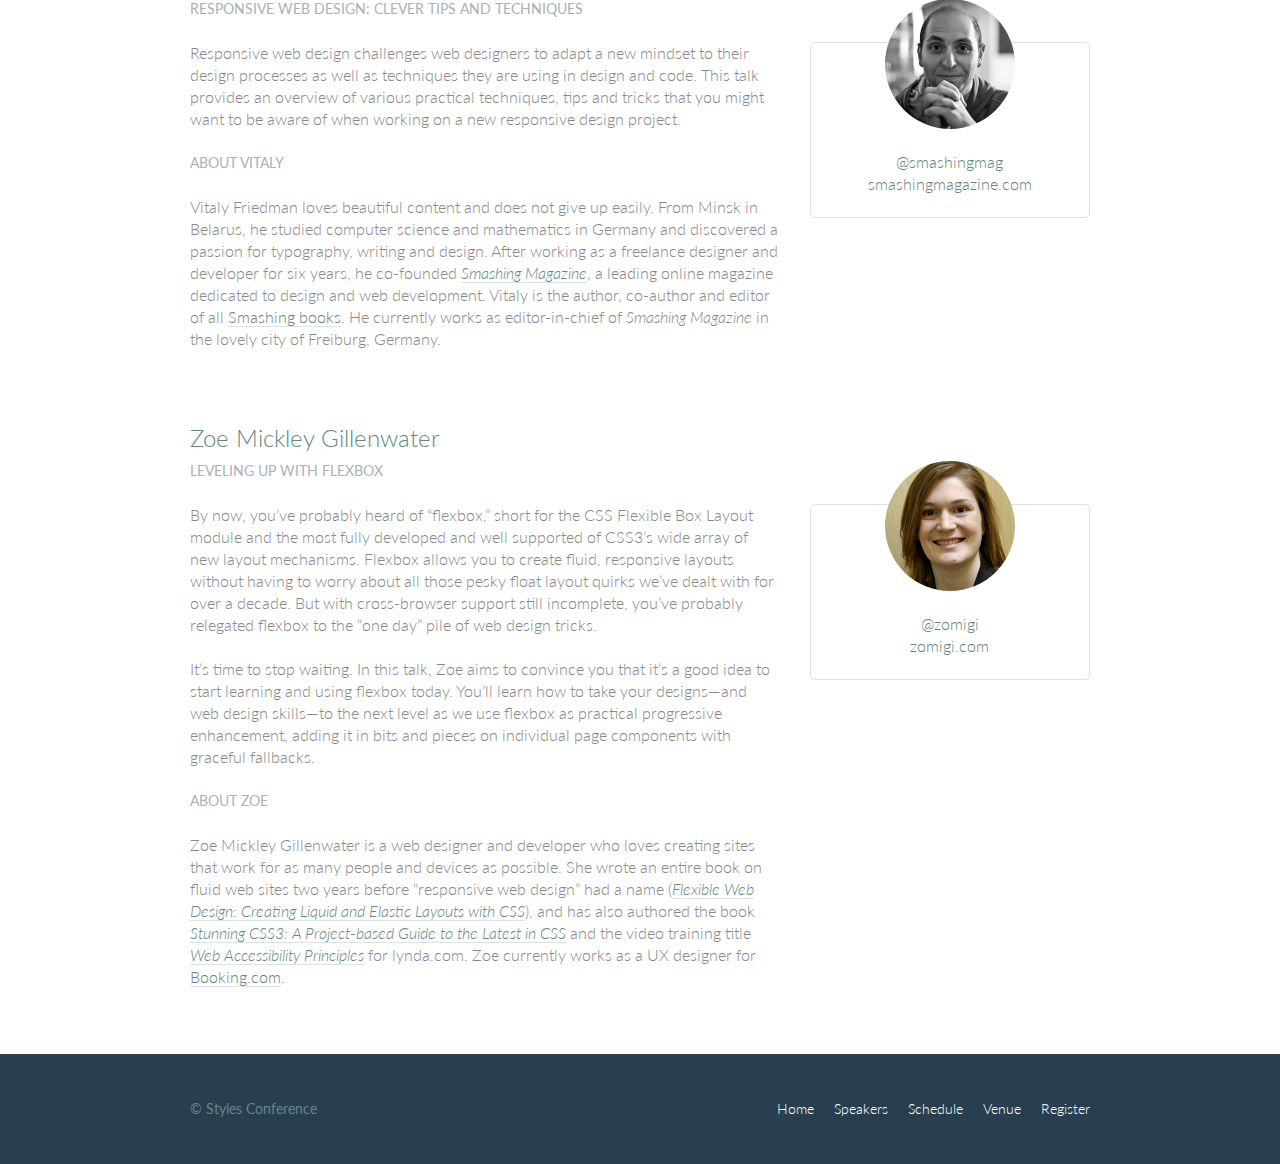
<file: speakers.html>
<!DOCTYPE html>
<html lang="en">

  <head>
    <meta charset="utf-8">
    <title>Speakers - Styles Conference</title>
    <link rel="stylesheet" href="assets/stylesheets/main.css">
    <link rel="stylesheet" href="http://fonts.googleapis.com/css?family=Lato:100,300,400">
  </head>

  <body>

    <!-- Header -->

    <header class="primary-header container group">

      <h1 class="logo">
        <a href="index.html">Styles <br> Conference</a>
      </h1>

      <h3 class="tagline">August 24&ndash;26th &mdash; Chicago, IL</h3>

      <nav class="nav primary-nav">
        <ul>
          <li><a href="index.html">Home</a></li><!--
          --><li><a href="speakers.html">Speakers</a></li><!--
          --><li><a href="schedule.html">Schedule</a></li><!--
          --><li><a href="venue.html">Venue</a></li><!--
          --><li><a href="register.html">Register</a></li>
        </ul>
      </nav>

    </header>

    <!-- Lead -->

    <section class="row-alt">
      <div class="lead container">

        <h1>Speakers</h1>

        <p>We&#8217;re happy to welcome over twenty speakers to present on the industry&#8217;s latest technologies. Prepare for an inspiration extravaganza.</p>

      </div>
    </section>

    <!-- Speaker -->

    <section class="row">
      <div class="grid">
        <!-- Aaron Irizarry -->

        <section class="speaker" id="aaron-irizarry">

          <div class="col-2-3">

            <h2>Aaron Irizarry</h2>
            <h5>Designing a Culture of Design</h5>

            <p>Workplace culture doesn&#8217;t start with beanbags, foosball tables, or a beer fridge, and it doesn&#8217;t end with neckties, PCs, or big corporations. It&#8217;s the unwritten rules, behavior, beliefs, and the motivations that enable good work to get done, or it&#8217;s what stifles a workforce. For design to be most effective and for designers to feel valued, we need to work in a culture that embraces design and allows it to succeed.</p>

            <p>In Aaron&#8217;s session he will explore how to recognize the traits of organizations that *get* design, both large and small. He will share what those teams, departments, and companies have that others don&#8217;t, and more importantly, how to begin to change your own workplace&#8217;s culture. Once you&#8217;ve worked within a culture of design it&#8217;s almost impossible to imagine yourself anywhere else.</p>

            <h5>About Aaron</h5>

            <p>Aaron Irizarry is a Senior Product Designer for Nasdaq OMX, a lover of heavy metal, a foodie, and a master of BBQ arts. You can find some of his thoughts and presentations on the conversation surrounding design over at <a href="http://www.discussingdesign.com/">discussingdesign.com</a>.</p>

          </div><!--
          --><aside class="col-1-3">
            <div class="speaker-info">
              <img src="assets/images/speakers/aaron-irizarry.jpg" alt="Aaron Irizarry">
              <ul>
                <li><a href="https://twitter.com/aaroni">@aaroni</a></li>
                <li><a href="http://www.thisisaaronslife.com/">thisisaaronslife.com</a></li>
              </ul>

            </div>
          </aside>

        </section>

        <!-- Adam Connor -->

        <section class="speaker" id="adam-connor">

          <div class="col-2-3">

            <h2>Adam Connor</h2>
            <h5>Lights! Camera! Interaction! Design Inspiration from Filmmakers</h5>

            <p>Films succeed in evoking responses and engaging audiences only with a combination of well-written narrative and effective storytelling technique. It&#8217;s the filmmaker&#8217;s job to put this together. To do so they&#8217;ve developed processes, tools and techniques that allow them to focus attention, emphasize information, foreshadow and produce the many elements that together comprise a well-told story.</p>

            <p>With this workshop, we&#8217;ll revisit the topic of using stories in design and expand on the technical aspects used in film to communicate. We&#8217;ll look at some tools used in film, such as cinematic patterns, beat sheets, and storyboards. We&#8217;ll consider why they&#8217;re used and how we might look to them for inspiration.</p>

            <h5>About Adam</h5>

            <p>Adam Connor is a designer, illustrator and speaker passionate about collaboration, communication, creativity and storytelling. As an Experience Design Director with Mad*Pow, Adam combines 10+ years of experience in interaction and experience design with a background in computer science, film, and animation to create effective and easy-to-use digital products and services. He believes that no matter how utilitarian a tool is, at the core of its creation lies a story; uncovering that story is key to its success. Occasionally, he shares his perspectives on design at <a href="http://adamconnor.com/">adamconnor.com</a> and <a href="http://www.discussingdesign.com/">discussingdesign.com</a>.</p>

          </div><!--

          --><aside class="col-1-3">
            <div class="speaker-info">
              <img src="assets/images/speakers/adam-connor.jpg" alt="Adam Connor">
              <ul>
                <li><a href="https://twitter.com/adamconnor">@adamconnor</a></li>
                <li><a href="http://adamconnor.com/">adamconnor.com</a></li>
              </ul>

            </div>
          </aside>

        </section>

        <!-- AJ Self -->

        <section class="speaker" id="aj-self">

          <div class="col-2-3">

            <h2>AJ Self</h2>
            <h5>(You Should Be) Testing Your JavaScript</h5>

            <p>JavaScript applications frequently utilize battle-tested libraries like jQuery, AngularJS, Backbone.js and more, but how can we be sure that our code is ready for production? This talk will share tips on how writing tests can be written easily and quickly and how to remove buggy code through testing.</p>

            <h5>About AJ</h5>

            <p>AJ is a software engineer specializing in JavaScript working at Belly in Chicago. Lately he has been writing applications with AngularJS and loving it. When not coding he is out loving the outdoors with his dog, Sunshine.</p>

          </div><!--

          --><aside class="col-1-3">
            <div class="speaker-info">
              <img src="assets/images/speakers/aj-self.jpg" alt="AJ Self">
              <ul>
                <li><a href="https://twitter.com/ajself">@ajself</a></li>
                <li><a href="http://www.ajself.com/">ajself.com</a></li>
              </ul>

            </div>
          </aside>

        </section>

        <!-- Arman Ghosh -->

        <section class="speaker" id="arman-ghosh">

          <div class="col-2-3">

            <h2>Arman Ghosh</h2>
            <h5>Designing Deals: How Good Design Drives Sales</h5>

            <p>Perception influences decisions, especially when it comes to selling products and services. Learn why before you even start sales conversations; good, thoughtful design and presentation will define you and your ability to close deals.</p>

            <h5>About Arman</h5>

            <p>Arman is an entrepreneur who has his roots planted in building aggressive sales and revenue-generating teams. Having built out national sales and operations teams in the B2B and consumer spaces, his focus has been driving aggressive growth for technology-based companies. He has an extensive operating background and has built a career disrupting sales processes and approaches with companies doing the same in their respective technology spaces.</p>

          </div><!--

          --><aside class="col-1-3">
            <div class="speaker-info">
              <img src="assets/images/speakers/arman-ghosh.jpg" alt="Arman Ghosh">
              <ul>
                <li><a href="https://twitter.com/armanghosh">@armanghosh</a></li>
              </ul>

            </div>
          </aside>

        </section>

        <!-- Bermon Painter -->

        <section class="speaker" id="bermon-painter">

          <div class="col-2-3">

            <h2>Bermon Painter</h2>
            <h5>Death to Wireframes: Long Live Rapid Prototyping</h5>

            <p>Static wireframes are a drag on the whole design process. Prototyping makes things a little better by allowing you to stitch together static wireframes or mockups while adding basic interactions. Rapid prototyping with HTML, CSS, and JavaScript is even better and faster; it increases collaboration and improves the iteration process. Kill your wireframes. Long live rapid prototyping.</p>

            <h5>About Bermon</h5>

            <p>Bermon is the organizer of various community groups for user experience designers and front-end developers, and the organizer of Blend Conference, a three-day, multi-track event for user experience strategists, designers and developers. He also leads the user experience team for Cardinal Solutions&#8217; Charlotte office, where he consults with large enterprise clients on interesting problems across user experience, design and front-end development.</p>

          </div><!--

          --><aside class="col-1-3">
            <div class="speaker-info">
              <img src="assets/images/speakers/bermon-painter.jpg" alt="Bermon Painter">
              <ul>
                <li><a href="https://twitter.com/bermonpainter">@bermonpainter</a></li>
                <li><a href="http://bermonpainter.com/">bermonpainter.com</a></li>
              </ul>

            </div>
          </aside>

        </section>

        <!-- Brad Smith -->

        <section class="speaker" id="brad-smith">

          <div class="col-2-3">

            <h2>Brad Smith</h2>
            <h5>What Designers and Strategists Can Learn from Dick Fosbury</h5>

            <p>Dick Fosbury is an American track and field athlete who challenged the conventional approach to the high jump with an unorthodox &#8220;back first&#8221; technique that became known as the Fosbury Flop. His innovative approach to a sport that seemed to have reached its limits was ridiculed at first, with sportswriters labeling him &#8220;the world&#8217;s laziest high jumper&#8221; &#8212; but today variations of the Fosbury Flop are used by almost every high jumper.</p>

            <p>We need to challenge conventions, too. Many of the design conventions used in web, mobile and device interfaces have evolved from systems and processes that no longer connect with our audiences&#8217; realities: a floppy disk as a metaphor to &#8220;save&#8221; information, push buttons as control devices and typography standards derived from mechanical typesetting.</p>

            <p>As designers and strategists, we need to think like Dick Fosbury, to deconstruct analogues, and to free ourselves from outdated ideas so that we can develop the new interfaces and interactions of the future.</p>

            <h5>About Brad</h5>

            <p>Brad Smith is executive director for WebVisions, a conference that explores the future of the web. Most recently he launched &#8220;The Institute for Social Good,&#8221; an organization that connects non-profits with volunteers willing to spend a day building awesome web and mobile apps to change the world for the better.</p>

          </div><!--

          --><aside class="col-1-3">
            <div class="speaker-info">
              <img src="assets/images/speakers/brad-smith.jpg" alt="Brad Smith">
              <ul>
                <li><a href="http://www.webvisionsevent.com/">webvisionsevent.com</a></li>
                <li><a href="http://www.instituteforsocialgood.org/">instituteforsocialgood.org</a></li>
              </ul>

            </div>
          </aside>

        </section>

        <!-- Candi Lemoine -->

        <section class="speaker" id="candi-lemoine">

          <div class="col-2-3">

            <h2>Candi Lemoine</h2>
            <h5>Making Remote Development Work</h5>

            <p>It&#8217;s not uncommon for developers and designers to work from home. There are also a few companies that have multiple offices. Working for a business that spans three different time zones, Candi Lemoine will show how you make cross-office collaboration work. She will suggest various helpful tools because constant communication is key.</p>

            <h5>About Candi</h5>

            <p>Candi Lemoine is a User Interface Developer at Dominion Marine Media as well as a Customer Advocate at A Book Apart. Aside from researching about user experience and design patterns, she also loves mentoring college students about the front-end side of the web. She also enjoys participating in hackathons with other co-workers and students.</p>

          </div><!--

          --><aside class="col-1-3">
            <div class="speaker-info">
              <img src="assets/images/speakers/candi-lemoine.jpg" alt="Candi Lemoine">
              <ul>
                <li><a href="https://twitter.com/candicodeit">@candicodeit</a></li>
                <li><a href="http://candicode.it/">candicode.it</a></li>
              </ul>

            </div>
          </aside>

        </section>

        <!-- Carolyn Chandler -->

        <section class="speaker" id="carolyn-chandler">

          <div class="col-2-3">

            <h2>Carolyn Chandler</h2>
            <h5>The Business of Play</h5>

            <p>Play isn&#8217;t just for kids and heavy gamers. Anyone with a Foursquare account knows that &#8211; and the stickiness of a badge and a leaderboard. But a good, playful user experience isn&#8217;t about those surface elements either &#8211; it&#8217;s about creating an environment with well-understood rules, meaningful objectives, and a sense of fun. Whether you&#8217;re trying to encourage people &#8211; or yourself &#8211; to save money or to lose weight, a focus on game mechanics and play could be the trump card you&#8217;re looking for.</p>

            <h5>About Carolyn</h5>

            <p>Carolyn Chandler has been working in the field of User Experience Design for over 14 years. She was an adjunct professor at DePaul University and is the UX Design Instructor at The Starter League, where she first developed her activity-based approach for teaching core design concepts. Carolyn is the co-founder of The School for Digital Craftsmanship and co-author of two books, <cite>A Project Guide to UX Design</cite> and <cite>Adventures in Experience Design</cite>.</p>

          </div><!--

          --><aside class="col-1-3">
            <div class="speaker-info">
              <img src="assets/images/speakers/carolyn-chandler.jpg" alt="Carolyn Chandler">
              <ul>
                <li><a href="https://twitter.com/chanan">@chanan</a></li>
                <li><a href="http://www.dhalo.com/">dhalo.com</a></li>
              </ul>

            </div>
          </aside>

        </section>

        <!-- Chris Mills -->

        <section class="speaker" id="chris-mills">

          <div class="col-2-3">

            <h2>Chris Mills</h2>
            <h5>Heavy Metal Coding</h5>

            <p>In this unconventional talk, Chris Mills will encourage you to pick up some drum sticks in addition to your laptop, and beat out a rhythm of learning &#8211; both of code and drum beats! You&#8217;ll learn basic JavaScript and CSS, plus beginner&#8217;s heavy metal drum patterns. The two are a marriage made in heaven, as nothing is a better antidote to code frustration than beating seven shades of **** out of a drum kit.</p>

            <h5>About Chris</h5>

            <p>Chris Mills is a Senior Tech Writer at Mozilla, where he writes docs and demos about open web apps, Firefox OS and related subjects. He loves tinkering around with HTML, CSS, JavaScript and other web technologies, and gives occasional tech talks at conferences and universities.</p>

          </div><!--

          --><aside class="col-1-3">
            <div class="speaker-info">
              <img src="assets/images/speakers/chris-mills.jpg" alt="Chris Mills">
              <ul>
                <li><a href="https://twitter.com/chrisdavidmills">@chrisdavidmills</a></li>
                <li><a href="https://developer.mozilla.org/">developer.mozilla.org</a></li>
              </ul>

            </div>
          </aside>

        </section>

        <!-- Dan Denney -->

        <section class="speaker" id="dan-denney">

          <div class="col-2-3">

            <h2>Dan Denney</h2>
            <h5>Creating HTML Emails Can Be Fun</h5>

            <p>In this presentation Dan will share techniques on how to send awesome messages using CSS, media queries and everyone&#8217;s favorite HTML element: tables. The fun part comes in the tools available for automation and testing to make it feel less like 1999.</p>

            <h5>About Dan</h5>

            <p>Dan is a front-end dev at Envy Labs, where he works on client projects and Code School. He has been called a &#8220;seriously good copy and paster&#8221; and he puts those skills to use as he spends his days learning, unlearning and relearning how to build things for the web.</p>

          </div><!--

          --><aside class="col-1-3">
            <div class="speaker-info">
              <img src="assets/images/speakers/dan-denney.jpg" alt="Dan Denney">
              <ul>
                <li><a href="https://twitter.com/dandenney">@dandenney</a></li>
                <li><a href="http://dandenney.com/">dandenney.com</a></li>
              </ul>

            </div>
          </aside>

        </section>

        <!-- Darby Frey -->

        <section class="speaker" id="darby-frey">

          <div class="col-2-3">

            <h2>Darby Frey</h2>
            <h5>Building a Mobile Layout</h5>

            <p>Designing for mobile is challenging. With the ever-changing landscape of devices and screen sizes, there is no way to predict every possible canvas we will be designing for. Luckily, there are a few tools at our disposal that allow us to be confident in our designs.</p>

            <p>In this session we will introduce some of these tools and dive into some code to see how they can be used to create designs that look great on any device.</p>

            <h5>About Darby</h5>

            <p>Darby Frey is a software engineer and consultant who has worked on web and mobile applications for many clients including Groupon, Toyota, Paramount Pictures and others. Currently he is working with Belly in Chicago to create the world&#8217;s best customer loyalty platform. He can be found on Twitter at <a href="https://twitter.com/darbyfrey">@darbyfrey</a>.</p>

          </div><!--

          --><aside class="col-1-3">
            <div class="speaker-info">
              <img src="assets/images/speakers/darby-frey.jpg" alt="Darby Frey">
              <ul>
                <li><a href="https://twitter.com/darbyfrey">@darbyfrey</a></li>
                <li><a href="http://darbyfrey.com/">darbyfrey.com</a></li>
              </ul>

            </div>
          </aside>

        </section>

        <!-- Erica Decker -->

        <section class="speaker" id="erica-decker">

          <div class="col-2-3">

            <h2>Erica Decker</h2>
            <h5>What Disney Can Teach You about User Experience Design</h5>

            <p>From the creation of the 1937 film <cite>Snow White and the Seven Dwarves</cite>, to newer animated films such as <cite>The Princess and the Frog</cite>, to the branded &#8220;Wonderful World of Disney&#8221; itself, the Disney empire has been built upon a design ecosystem. Each film, theme park, or cruise shares a holistic view of a perfect world across time and cultures. Within each experience, the same beloved character traits are highlighted, similar visual and animation styles are used, and the same story and musical techniques are leveraged to bring the audience to an emotional place. This helps make the user experience familiar and nostalgic, and lightens the audience&#8217;s cognitive load to promote enjoyment. Join Erica as she highlights Disney&#8217;s user experience techniques and outlines how you can use them to design an ecosystem that will leave behind a lasting legacy, even while waiting in an extremely long line.</p>

            <h5>About Erica</h5>

            <p>Erica Decker is a designer, developer, and speaker with a passion for technology, challenges, and all things design. She believes that fast-paced, iterative, holistic design is the best way to drive product innovation, and can support that belief with a lot of evidence. She has designed engaging digital experiences for Fortune 500 companies, non-profits, and upcoming companies alike, and is currently writing this bio while referring to herself in the third person.</p>

          </div><!--

          --><aside class="col-1-3">
            <div class="speaker-info">
              <img src="assets/images/speakers/erica-decker.jpg" alt="Erica Decker">
              <ul>
                <li><a href="http://ericadecker.com/">ericadecker.com</a></li>
              </ul>

            </div>
          </aside>

        </section>

        <!-- Estelle Weyl -->

        <section class="speaker" id="estelle-weyl">

          <div class="col-2-3">

            <h2>Estelle Weyl</h2>
            <h5>Select This!</h5>

            <p>Pick an element, any element. Style it. Manipulate it. No IDs. No classes. No jQuery necessary. Learn all the new features of selectors in CSS and JavaScript hat enable you to select this DOM node, that DOM node, and even an imaginary DOM node based on attributes, relation to other elements, location in the DOM, or just an element&#8217;s mere existence.</p>

            <h5>About Estelle</h5>

            <p><a href="https://twitter.com/estellevw">Estelle Weyl</a> is an internationally published author (<cite><a href="http://shop.oreilly.com/product/0636920021711.do">Mobile HTML5</a></cite>, <cite><a href="http://shop.oreilly.com/product/0636920018063.do">HTML5: The Definitive Guide</a></cite> and <cite><a href="http://shop.oreilly.com/product/9780980846904.do">HTML5 and CSS3 for the Real World</a></cite>), speaker, trainer, and consultant. Estelle shares esoteric tidbits learned while programming CSS, JavaScript and HTML, provides tutorials and detailed grids of CSS3 and HTML5 browser support at <a href="http://www.standardista.com/">Standardista</a>. Her tutorials and workshops are available on <a href="http://estelle.github.io/">GitHub</a>.</p>

          </div><!--

          --><aside class="col-1-3">
            <div class="speaker-info">
              <img src="assets/images/speakers/estelle-weyl.jpg" alt="Estelle Weyl">
              <ul>
                <li><a href="https://twitter.com/estellevw">@estellevw</a></li>
                <li><a href="http://standardista.com/">standardista.com</a></li>
              </ul>

            </div>
          </aside>

        </section>

        <!-- Jen Myers -->

        <section class="speaker" id="jen-myers">

          <div class="col-2-3">

            <h2>Jen Myers</h2>
            <h5>Teaching Our CSS to Play Nice</h5>

            <p>Talk abstract: As our websites, applications and teams grow larger and more complicated, so does our CSS. Before we know it, we find ourselves no longer with cute little stylesheets, but sprawling, surly teenaged CSS that doesn&#8217;t always play nice with others. We need to learn how to manage and optimize our CSS no matter how large the project or diverse the team. If we start early, we can use best practices and tools to raise full-grown stylesheets any designer or developer would be happy to work with.</p>

            <h5>About Jen</h5>

            <p>Jen Myers is a web designer/developer and part of the instructor team at Dev Bootcamp in Chicago. In 2011, she founded the Columbus, Ohio chapter of Girl Develop It, an organization that provides introductory coding classes aimed at women, and she currently co-leads the Girl Develop It Chicago chapter. She speaks regularly about design, development and diversity, and focuses on finding new ways to make both technology and technology education accessible to everyone.</p>

          </div><!--

          --><aside class="col-1-3">
            <div class="speaker-info">
              <img src="assets/images/speakers/jen-myers.jpg" alt="Jen Myers">
              <ul>
                <li><a href="https://twitter.com/antiheroine">@antiheroine</a></li>
                <li><a href="http://jenmyers.net/">jenmyers.net</a></li>
              </ul>

            </div>
          </aside>

        </section>

        <!-- Jenn Downs -->

        <section class="speaker" id="jenn-downs">

          <div class="col-2-3">

            <h2>Jenn Downs</h2>
            <h5>What&#8217;s Stopping You?</h5>

            <p>Creating in the face of negativity, fear, health problems, and your inner critic can at times feel impossible. Let&#8217;s face our fears together, name these problems and break them down, silence our inner critics, and talk about when it&#8217;s time to take a break or let go of a project for good.</p>

            <h5>About Jenn</h5>

            <p>Jenn Downs swung her way through the jungle at MailChimp from support to tech writing to UX Design Research. After six years she&#8217;s been bitten by the entrepreneurship bug and she is now the Business/Tech Manager for Carpenter Koby Downs in Atlanta. Never one to only do one thing at a time, Jenn is also doing freelance email marketing and UX work on the side.</p>

            <p>Outside of loving the web, Jenn is a songwriter and loves Rock and Roll!</p>

          </div><!--

          --><aside class="col-1-3">
            <div class="speaker-info">
              <img src="assets/images/speakers/jenn-downs.jpg" alt="Jenn Downs">
              <ul>
                <li><a href="https://twitter.com/beparticular">@beparticular</a></li>
                <li><a href="http://beparticular.com/">beparticular.com</a></li>
              </ul>

            </div>
          </aside>

        </section>

        <!-- Jennifer Jones -->

        <section class="speaker" id="jennifer-jones">

          <div class="col-2-3">

            <h2>Jennifer Jones</h2>
            <h5>What Designers Can Learn from Parenting</h5>

            <p>That first client meeting may not feel as warm and fulfilling as the first time you hold your newborn child, but consider the similarities.</p>

            <p>You know each other but have never met. As the relationship grows you will have to rely on your experiences and education to gently guide them while allowing flexibility for projects to change and evolve. It&#8217;s not your job to control everything, but if you are successful you will create a well-rounded piece that everyone involved can love.</p>

            <h5>About Jennifer</h5>

            <p>Jennifer Jones is an event coordinator for the WebVisions Conference and also co-authors a blog with her teenage daughter. She and her family live in Portland, Oregon where she balances work, parenting and any other life challenge with honesty, humor and liquor.</p>

          </div><!--

          --><aside class="col-1-3">
            <div class="speaker-info">
              <img src="assets/images/speakers/jennifer-jones.jpg" alt="Jennifer Jones">
              <ul>
                <li><a href="https://twitter.com/Foerocious">@foerocious</a></li>
                <li><a href="http://crampedconversations.com/">crampedconversations.com</a></li>
              </ul>

            </div>
          </aside>

        </section>

        <!-- Leslie Jensen-Inman -->

        <section class="speaker" id="leslie-jensen-inman">

          <div class="col-2-3">

            <h2>Dr. Leslie Jensen-Inman</h2>
            <h5>Designing to Learn</h5>

            <p>We&#8217;ve reached a point where non-designers understand the value of design. This has led to an increase in demand for design talent. In the past, we would have turned to institutions of higher education to help us find new talent; however, today&#8217;s graduates often finish school without the skills they need to thrive in a professional design setting.</p>

            <p>There is a massive gap between what students learn and what industry needs. This skills gap leaves graduates unable to find jobs and hiring companies unable to find talent. How we approach this challenge will affect the continued relevance and value of design.</p>

            <h5>About Leslie</h5>

            <p><a href="http://www.jenseninman.com">Dr. Leslie Jensen-Inman</a> is a designer, speaker, author, and educator. Leslie is co-founder of the user experience design school <a href="http://www.centercentre.com">Center Centre</a>, where she connects industry, education, and community. Creative Director and co-author of <cite>InterACT with Web Standards: A holistic approach to web design</cite>, Leslie has written articles for publications such as <cite>A List Apart</cite>, <cite>The Pastry Box</cite>, <cite>Ladies in Tech</cite>, and <cite>.net Magazine</cite>.</p>

          </div><!--

          --><aside class="col-1-3">
            <div class="speaker-info">
              <img src="assets/images/speakers/leslie-jensen-inman.jpg" alt="Leslie Jensen Inman">
              <ul>
                <li><a href="https://twitter.com/jenseninman">@jenseninman</a></li>
                <li><a href="http://unicorninstitute.com/">unicorninstitute.com</a></li>
              </ul>

            </div>
          </aside>

        </section>

        <!-- Maya Bruck -->

        <section class="speaker" id="maya-bruck">

          <div class="col-2-3">

            <h2>Maya Bruck</h2>
            <h5>So You Want to Be a Unicorn</h5>

            <p>They&#8217;re elusive, those rare beings who do front-end development, visual design, project management, UX, content strategy, and are whizzes at user research. In an industry that&#8217;s constantly changing and evolving, there are both benefits and drawbacks to being a generalist. We&#8217;ll walk through strategies to fill gaps in your skill set while working a full-time job, and collaborative tools and techniques you can use while you quest to learn it all.</p>

            <h5>About Maya</h5>

            <p>Maya Bruck is Creative Director at Pixo, a growing, employee-run digital consulting agency, where she guides clients through identity crisis to a meaningful, impactful web presence. In addition to conducting client therapy, she also designs websites and applications that are both beautiful and organization changing.</p>

            <p>A passion for collaboration and community led her to co-found the Champaign-Urbana Design Organization (CUDO) in 2008, and through CUDO she has cultivated a vibrant design culture in the community. She speaks regularly about design and client management and is overcoming her fear of learning JavaScript.</p>

          </div><!--

          --><aside class="col-1-3">
            <div class="speaker-info">
              <img src="assets/images/speakers/maya-bruck.jpg" alt="Maya Bruck">
              <ul>
                <li><a href="https://twitter.com/mayabruck">@mayabruck</a></li>
                <li><a href="http://pixotech.com/">pixotech.com</a></li>
              </ul>

            </div>
          </aside>

        </section>

        <!-- Russ Unger -->

        <section class="speaker" id="russ-unger">

          <div class="col-2-3">

            <h2>Russ Unger</h2>
            <h5>From Muppets to Mastery: Core UX Principles from Mr. Jim Henson</h5>

            <p>Jim Henson started working as a puppeteer in 1954, a fair 40-50 years before many of us even considered User Experience as a career. He did, however, take it upon himself to apply many of the core principles that UX Designers are falling love with today (or are at least using as part of our everyday lives). Hang out for a quick dive into the life of Jim Henson, with a view into his work from the perspective of how it pertains to what it is we&#8217;re doing today, that promises to even leave Waldorf and Statler happy.</p>

            <h5>About Russ</h5>

            <p>Russ Unger is an Experience Design Director for GE Capital, Americas, where he leads teams and projects in design and research. He is co-author of the books <cite><a href="http://projectuxd.com/">A Project Guide to UX Design</a></cite>, <cite><a href="http://www.designingtheconversation.com/">Designing the Conversation</a></cite>, and <cite><a href="http://speakercampbook.com/">Speaker Camp</a></cite> for New Riders (Voices That Matter). Russ is also working on a book on guerrilla design and research methods that is due out, well, sometime.</p>

            <p>Russ is co-founder of ChicagoCamps, which hosts low-cost, high-value technology events in the Chicago area, and he is also on the Advisory Board for the Department of Web Design and Development at Harrington College of Design. Russ has two daughters who both draw better than he does and are currently beginning to surpass his limited abilities in coding.</p>

          </div><!--

          --><aside class="col-1-3">
            <div class="speaker-info">
              <img src="assets/images/speakers/russ-unger.jpg" alt="Russ Unger">
              <ul>
                <li><a href="https://twitter.com/russu">@russu</a></li>
                <li><a href="http://www.userglue.com/">userglue.com</a></li>
              </ul>

            </div>
          </aside>

        </section>

        <!-- Shay Howe -->

        <section class="speaker" id="shay-howe">

          <div class="col-2-3">

            <h2>Shay Howe</h2>
            <h5>Less Is More: How Constraints Cultivate Growth</h5>

            <p>By setting constraints, we force ourselves to be more productive. They help us make decisions, creating focus around the problem we are trying to solve. They improve our consistency, which provides a better experience for our users. And they help us grow, a valuable asset in times of innovation.</p>

            <h5>About Shay</h5>

            <p>As a designer and front-end developer, Shay Howe has a passion for solving problems while building creative and intuitive products. Shay specializes in product design and interface development, specialties which he regularly writes and speaks about.</p>

          </div><!--

          --><aside class="col-1-3">
            <div class="speaker-info">
              <img src="assets/images/speakers/shay-howe.jpg" alt="Shay Howe">
              <ul>
                <li><a href="https://twitter.com/shayhowe">@shayhowe</a></li>
                <li><a href="http://learn.shayhowe.com/">learn.shayhowe.com</a></li>
              </ul>

            </div>
          </aside>

        </section>

        <!-- Tessa Harmon -->

        <section class="speaker" id="tessa-harmon">

          <div class="col-2-3">

            <h2>Tessa Harmon</h2>
            <h5>Crafty Coding: Generating Knitting Patterns</h5>

            <p>Garment design doesn&#8217;t have to be intimidating. Learn the math behind knitting a sweater and program a fully customizable pattern generator in NodeJS. You will leave with your own unique pattern app to share with the world! Basic programming and knitting skills are recommended for this workshop.</p>

            <h5>About Tessa</h5>

            <p>Tessa Harmon is a full-stack web developer at <a href="http://www.skookum.com/">Skookum Digital Works</a> in Charlotte, North Carolina. JavaScript and Ruby are her favorite languages. She&#8217;s been knitting for nearly as long as she&#8217;s been programming and is surprised it took her <em>this</em> long to consider mixing the two.</p>

          </div><!--

          --><aside class="col-1-3">
            <div class="speaker-info">
              <img src="assets/images/speakers/tessa-harmon.jpg" alt="Tessa Harmon">
              <ul>
                <li><a href="https://twitter.com/tessaharmon">@tessaharmon</a></li>
                <li><a href="http://tessaharmon.com/">tessaharmon.com</a></li>
              </ul>

            </div>
          </aside>

        </section>

        <!-- Victoria Pater -->

        <section class="speaker" id="victoria-pater">

          <div class="col-2-3">

            <h2>Victoria Pater</h2>
            <h5>Excellent Tacos Are Not Created in a Vacuum</h5>

            <p>From harmony and form to balance and hierarchy, we&#8217;ll be covering the 7 Principles of Successful Tacos. This traditional Mexican dish paired with margaritas will help get the creative juices flowing! We&#8217;ll combine a variety of shells, fillings, and garnishes while discussing methods for achieving award-winning flavors. You&#8217;ll master the art of shape and proportion while also gaining uncommon knowledge about tacodillas. If tacos are your passion, please come hungry.</p>

            <h5>About Victoria</h5>

            <p>Victoria is a <a href="http://www.modest.com/">Modest</a> UX Designer in Chicago. She focuses on making mobile commerce better for everyone. As a co-founder of <a href="http://quitestrong.com/">Quite Strong</a>, a female collaborative, she is a dedicated advocate for diversity in the design and tech fields. When asked what three things should could not live without she replied, &#8220;tacos, travel, and emojis&#8221; &#8230;obviously.</p>

          </div><!--

          --><aside class="col-1-3">
            <div class="speaker-info">
              <img src="assets/images/speakers/victoria-pater.jpg" alt="Victoria Pater">
              <ul>
                <li><a href="https://twitter.com/typeis4lovers">@typeis4lovers</a></li>
                <li><a href="http://victoriapater.com/">victoriapater.com</a></li>
              </ul>

            </div>
          </aside>

        </section>

        <!-- Vitaly Friedman -->

        <section class="speaker" id="vitaly-friedman">

          <div class="col-2-3">

            <h2>Vitaly Friedman</h2>
            <h5>Responsive Web Design: Clever Tips and Techniques</h5>

            <p>Responsive web design challenges web designers to adapt a new mindset to their design processes as well as techniques they are using in design and code. This talk provides an overview of various practical techniques, tips and tricks that you might want to be aware of when working on a new responsive design project.</p>

            <h5>About Vitaly</h5>

            <p>Vitaly Friedman loves beautiful content and does not give up easily. From Minsk in Belarus, he studied computer science and mathematics in Germany and discovered a passion for typography, writing and design. After working as a freelance designer and developer for six years, he co-founded <cite><a href="http://smashingmagazine.com/">Smashing Magazine</a></cite>, a leading online magazine dedicated to design and web development. Vitaly is the author, co-author and editor of all <a href="https://shop.smashingmagazine.com">Smashing books</a>. He currently works as editor-in-chief of <cite>Smashing Magazine</cite> in the lovely city of Freiburg, Germany.</p>

          </div><!--

          --><aside class="col-1-3">
            <div class="speaker-info">
              <img src="assets/images/speakers/vitaly-friedman.jpg" alt="Vitaly Friedman">
              <ul>
                <li><a href="https://twitter.com/smashingmag">@smashingmag</a></li>
                <li><a href="http://smashingmagazine.com/">smashingmagazine.com</a></li>
              </ul>

            </div>
          </aside>

        </section>

        <!-- Zoe Mickley Gillenwater -->

        <section id="zoe-mickley-gillenwater">

          <div class="col-2-3">

            <h2>Zoe Mickley Gillenwater</h2>
            <h5>Leveling Up with Flexbox</h5>

            <p>By now, you&#8217;ve probably heard of &#8220;flexbox,&#8221; short for the CSS Flexible Box Layout module and the most fully developed and well supported of CSS3&#8217;s wide array of new layout mechanisms. Flexbox allows you to create fluid, responsive layouts without having to worry about all those pesky float layout quirks we&#8217;ve dealt with for over a decade. But with cross-browser support still incomplete, you&#8217;ve probably relegated flexbox to the &#8220;one day&#8221; pile of web design tricks.</p>

            <p>It&#8217;s time to stop waiting. In this talk, Zoe aims to convince you that it&#8217;s a good idea to start learning and using flexbox today. You&#8217;ll learn how to take your designs—and web design skills—to the next level as we use flexbox as practical progressive enhancement, adding it in bits and pieces on individual page components with graceful fallbacks.</p>

            <h5>About Zoe</h5>

            <p>Zoe Mickley Gillenwater is a web designer and developer who loves creating sites that work for as many people and devices as possible. She wrote an entire book on fluid web sites two years before &#8220;responsive web design&#8221; had a name (<cite><a href="http://www.flexiblewebbook.com/">Flexible Web Design: Creating Liquid and Elastic Layouts with CSS</a></cite>), and has also authored the book <cite><a href="http://www.stunningcss3.com/">Stunning CSS3: A Project-based Guide to the Latest in CSS</a></cite> and the video training title <cite><a href="http://zomigi.com/publications/#pub-accessibility">Web Accessibility Principles</a></cite> for lynda.com. Zoe currently works as a UX designer for <a href="http://www.booking.com/">Booking.com</a>.</p>

          </div><!--

          --><aside class="col-1-3">
            <div class="speaker-info">
              <img src="assets/images/speakers/zoe-mickley-gillenwater.jpg" alt="Zoe Mickley Gillenwater">
              <ul>
                <li><a href="https://twitter.com/zomigi">@zomigi</a></li>
                <li><a href="http://zomigi.com/">zomigi.com</a></li>
              </ul>

            </div>
          </aside>

        </section>
      </div>
    </section>

    <!-- Footer -->

    <footer class="primary-footer container group">

      <small>&copy; Styles Conference</small>

      <nav class="nav">
        <ul>
          <li><a href="index.html">Home</a></li><!--
          --><li><a href="speakers.html">Speakers</a></li><!--
          --><li><a href="schedule.html">Schedule</a></li><!--
          --><li><a href="venue.html">Venue</a></li><!--
          --><li><a href="register.html">Register</a></li>
        </ul>
      </nav>

    </footer>

  </body>
</html>
</file>
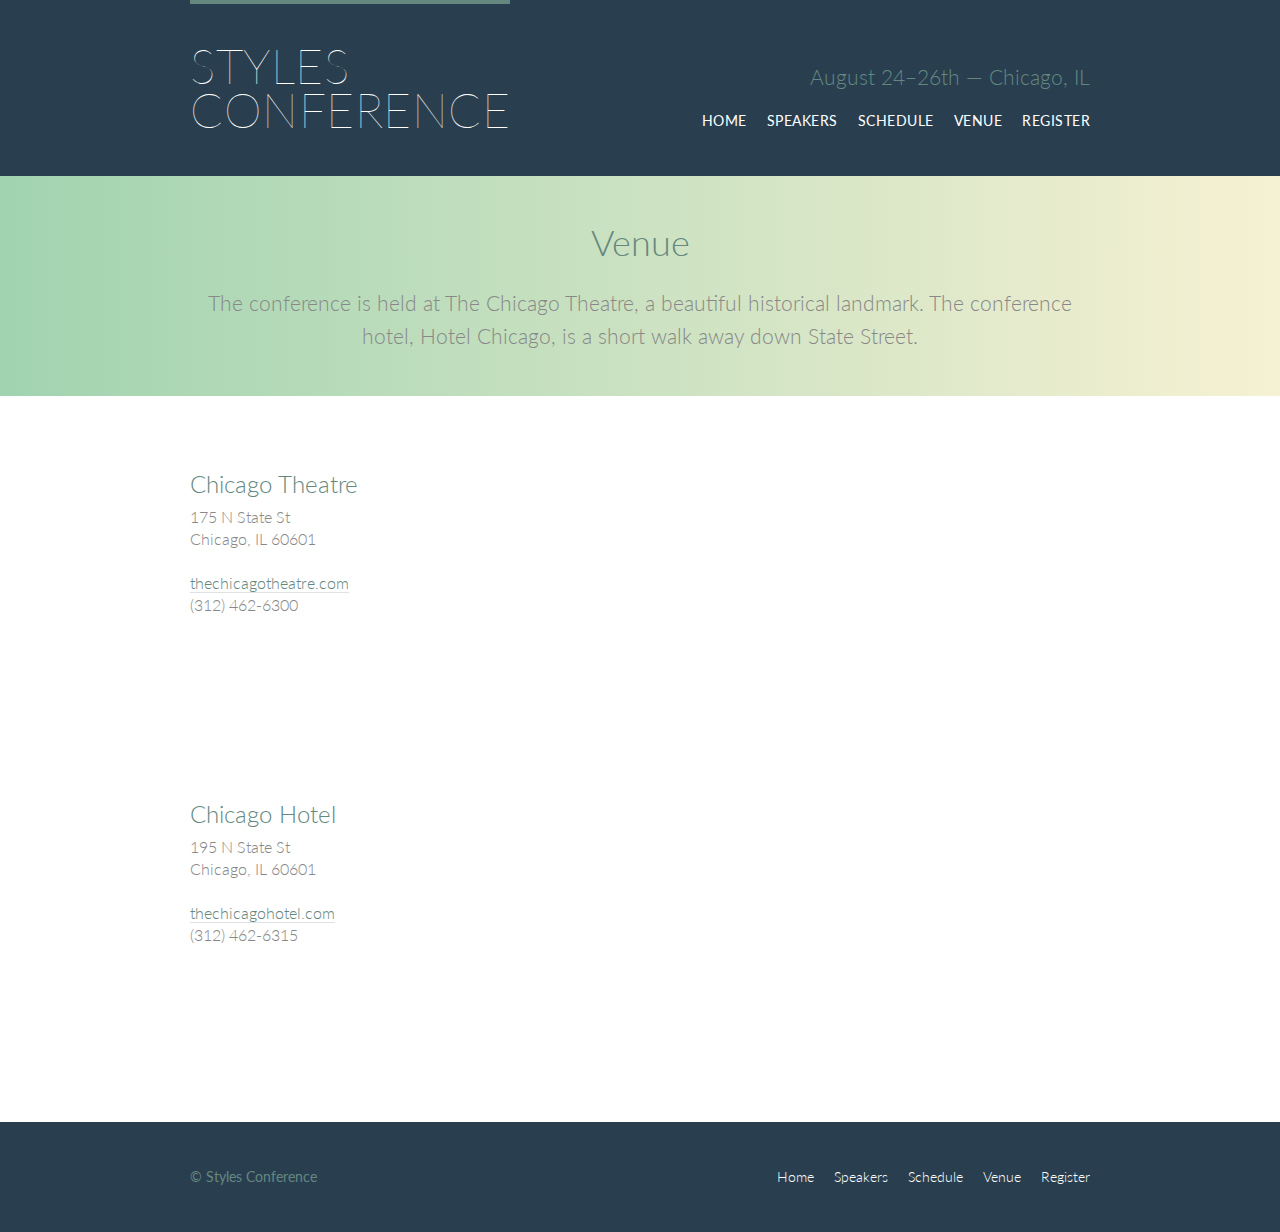
<file: venue.html>
<!DOCTYPE html>
<html lang="en">

  <head>
    <meta charset="utf-8">
    <title>Venue - Styles Conference</title>
    <link rel="stylesheet" href="assets/stylesheets/main.css">
    <link rel="stylesheet" href="http://fonts.googleapis.com/css?family=Lato:100,300,400">
  </head>

  <body>

    <!-- Header -->

    <header class="primary-header container group">

      <h1 class="logo">
        <a href="index.html">Styles <br> Conference</a>
      </h1>

      <h3 class="tagline">August 24&ndash;26th &mdash; Chicago, IL</h3>

      <nav class="nav primary-nav">
        <ul>
          <li><a href="index.html">Home</a></li><!--
          --><li><a href="speakers.html">Speakers</a></li><!--
          --><li><a href="schedule.html">Schedule</a></li><!--
          --><li><a href="venue.html">Venue</a></li><!--
          --><li><a href="register.html">Register</a></li>
        </ul>
      </nav>

    </header>




    <!-- Lead -->

    <section class="row-alt">
      <div class="lead container">

        <h1>Venue</h1>

        <p>The conference is held at The Chicago Theatre, a beautiful historical landmark. The conference hotel, Hotel Chicago, is a short walk away down State Street.</p>

      </div>
    </section>


    <section class="row">
      <div class="grid">
        <section class="venue-theatre">
          <div class="col-1-3">
            <h2>Chicago Theatre</h2>
            <p>175 N State St <br> Chicago, IL 60601</p>
            <p><a href="http://www.thechicagotheatre.com/">thechicagotheatre.com</a> <br> (312) 462-6300</p>
          </div><!--

          --><iframe class="venue-map col-2-3" src="https://www.google.com/maps/embed/v1/place?q=The%20Chicago%20Theatre%2C%20North%20State%20Street%2C%20Chicago%2C%20IL%2C%20United%20States&key=AIzaSyDJIoWI3P6ByxlYNtkyZOeBaSbtqohAe0o"></iframe>
        </section>

        <section class="venue-hotel">
          <div class="col-1-3">
            <h2>Chicago Hotel</h2>
            <p>195 N State St <br> Chicago, IL 60601</p>
            <p><a href="http://www.thechicagotheatre.com/">thechicagohotel.com</a> <br> (312) 462-6315</p>
          </div><!--

          --><iframe class="venue-map col-2-3" src="https://www.google.com/maps/embed/v1/place?q=state%20street%20hotel%20chicago&key=AIzaSyDJIoWI3P6ByxlYNtkyZOeBaSbtqohAe0o"></iframe>
        </section>
      </div>
    </section>


    <!-- Footer -->

    <footer class="primary-footer container group">

      <small>&copy; Styles Conference</small>

      <nav class="nav">
        <ul>
          <li><a href="index.html">Home</a></li><!--
          --><li><a href="speakers.html">Speakers</a></li><!--
          --><li><a href="schedule.html">Schedule</a></li><!--
          --><li><a href="venue.html">Venue</a></li><!--
          --><li><a href="register.html">Register</a></li>
        </ul>
      </nav>

    </footer>

  </body>
</html>
</file>
<file: assets/stylesheets/main.css>
/* http://meyerweb.com/eric/tools/css/reset/    v2.0 | 20110126
   License: none (public domain)
*/

html, body, div, span, applet, object, iframe,
h1, h2, h3, h4, h5, h6, p, blockquote, pre,
a, abbr, acronym, address, big, cite, code,
del, dfn, em, img, ins, kbd, q, s, samp,
small, strike, strong, sub, sup, tt, var,
b, u, i, center,
dl, dt, dd, ol, ul, li,
fieldset, form, label, legend,
table, caption, tbody, tfoot, thead, tr, th, td,
article, aside, canvas, details, embed,
figure, figcaption, footer, header, hgroup,
menu, nav, output, ruby, section, summary,
time, mark, audio, video {
  margin: 0;
  padding: 0;
  border: 0;
  font-size: 100%;
  font: inherit;
  vertical-align: baseline;
}
/* HTML5 display-role reset for older browsers */
article, aside, details, figcaption, figure,
footer, header, hgroup, menu, nav, section {
  display: block;
}
body {
  line-height: 1;
}
ol, ul {
  list-style: none;
}
blockquote, q {
  quotes: none;
}
blockquote:before, blockquote:after,
q:before, q:after {
  content: '';
  content: none;
}
table {
  border-collapse: collapse;
  border-spacing: 0;
}

/*
  ========================================
  Custom styles
  ========================================
*/

body {
  background: #293f50;
  color: #888;
  font: 300 16px/22px "Lato", "Open Sans", "Helvetica Neue", Helvetica, Arial, sans-serif;
}

/*
  ========================================
  Grid
  ========================================
*/

*,
*:before,
*:after {
  -webkit-box-sizing: border-box;
     -moz-box-sizing: border-box;
          box-sizing: border-box;
}
.container,
.grid {
  margin: 0 auto;
  width: 960px;
}
.container {
  padding-left: 30px;
  padding-right: 30px;
}
.grid,
.col-1-3,
.col-2-3 {
  padding-left: 15px;
  padding-right: 15px;
}
.col-1-3,
.col-2-3  {
  display: inline-block;
  vertical-align: top;
}
.col-1-3 {
  width: 33.33%;
}
.col-2-3 {
  width: 66.66%;
}

/*
  ========================================
  Clearfix
  ========================================
*/

.group:before,
.group:after {
  content: "";
  display: table;
}
.group:after {
  clear: both;
}
.group {
  clear: both;
  *zoom: 1;
}

/*
  ========================================
  Rows
  ========================================
*/

.row,
.row-alt {
  min-width: 960px;
}
.row {
  background: #fff;
  padding: 66px 0 44px 0;
}
.row-alt {
  background: #cbe2c1;
  background: -webkit-linear-gradient(to right, #a1d3b0, #f6f1d3);
  background:    -moz-linear-gradient(to right, #a1d3b0, #f6f1d3);
  background:         linear-gradient(to right, #a1d3b0, #f6f1d3);
  padding: 44px 0 22px 0;
}

/*
  ========================================
  Typography
  ========================================
*/

h1, h2, h3, h4 {
  color: #648880;
}
h1, h3, h4, h5, p {
  margin-bottom: 22px;
}
h1 {
  font-size: 36px;
  line-height: 44px;
}
h2 {
  font-size: 24px;
  line-height: 44px;
}
h3 {
  font-size: 21px;
}
h4 {
  font-size: 18px;
}
h5 {
  color: #a9b2b9;
  font-size: 14px;
  font-weight: 400;
  text-transform: uppercase;
}
strong {
  font-weight: 400;
}
cite,
em {
  font-style: italic;
}

/*
  ========================================
  Leads
  ========================================
*/

.lead {
  text-align: center;
}
.lead p {
  font-size: 21px;
  line-height: 33px;
}

/*
  ========================================
  Links
  ========================================
*/

a {
  color: #648880;
  text-decoration: none;
}
a:hover {
  color: #a9b2b9;
}
p a {
  border-bottom: 1px solid #dfe2e5;
}
.primary-header a,
.primary-footer a {
  color: #fff;
}
.primary-header a:hover,
.primary-footer a:hover {
  color: #648880;
}

/*
  ========================================
  Buttons
  ========================================
*/

.btn {
  border-radius: 5px;
  color: #fff;
  cursor: pointer;
  display: inline-block;
  font-weight: 400;
  letter-spacing: .5px;
  margin: 0;
  text-transform: uppercase;
}
.btn-alt {
  border: 1px solid #fff;
  padding: 10px 30px;
}
.btn-alt:hover {
  background: #fff;
  color: #648880;
}
.btn-default {
  border: 0;
  background: #648880;
  padding: 11px 30px;
  font-size: 14px;
}
.btn-default:hover {
  background: #77a198;
}

/*
  ========================================
  Primary header
  ========================================
*/

.logo {
  border-top: 4px solid #648880;
  float: left;
  font-size: 48px;
  font-weight: 100;
  letter-spacing: .5px;
  line-height: 44px;
  padding: 40px 0 22px 0;
  text-transform: uppercase;
}
.tagline {
  margin: 66px 0 22px 0;
  text-align: right;
}
.primary-nav {
  font-size: 14px;
  font-weight: 400;
  letter-spacing: .5px;
  text-transform: uppercase;
}

/*
  ========================================
  Primary footer
  ========================================
*/

.primary-footer {
  color: #648880;
  font-size: 14px;
  padding-bottom: 44px;
  padding-top: 44px;
}
.primary-footer small {
  float: left;
  font-weight: 400;
}

/*
  ========================================
  Navigation
  ========================================
*/

.nav {
  text-align: right;
}
.nav li {
  display: inline-block;
  margin: 0 10px;
  vertical-align: top;
}
.nav li:last-child {
  margin-right: 0;
}

/*
  ========================================
  Home
  ========================================
*/

.hero {
  color: #fff;
  line-height: 44px;
  padding: 22px 80px 66px 80px;
  text-align: center;
}
.hero h2 {
  font-size: 36px;
}
.hero p {
  font-size: 24px;
  font-weight: 300;
}
.teaser a:hover h3 {
  color: #a9b2b9;
}

/*
  ========================================
  Speakers
  ========================================
*/

.speaker {
  margin-bottom: 44px;
}
.speaker-info {
  border: 1px solid #dfe2e5;
  border-radius: 5px;
  margin-top: 88px;
  padding: 22px 0;
  text-align: center;
}
.speaker-info img {
  border-radius: 50%;
  height: 130px;
  margin: -66px 0 22px 0;
  vertical-align: top;
}
.teaser img {
  border-radius: 5px;
  display: block;
  margin-bottom: 22px;
  max-width: 100%
}

/*
  ========================================
  Schedule
  ========================================
*/

table {
  margin-bottom: 44px;
  width: 100%;
}
table:last-child {
  margin-bottom: 0;
}
th,
td {
  padding-bottom: 22px;
  vertical-align: top;
}
th {
  padding-right: 45px;
  text-align: right;
  width: 20%;
}
td {
  width: 40%;
}
thead {
  line-height: 44px;
}
thead th {
  color: #648880;
  font-size: 24px;
}
tbody th {
  color: #a9b2b9;
  font-size: 14px;
  font-weight: 400;
  padding-top: 22px;
  text-transform: uppercase;
}
tbody td {
  border-top: 1px solid #dfe2e5;
  padding-top: 21px;
}
tbody td:first-of-type {
  padding-right: 15px;
}
tbody td:last-of-type {
  padding-left: 15px;
}
tbody td:only-of-type {
  padding-left: 0;
  padding-right: 0;
}
table a {
  color: #888;
  font-weight: 500;
}
table h4 {
  margin-bottom: 0;
  font-weight: 400;
}
.schedule-offset {
  color: #a9b2b9;
}

/*
  ========================================
  Venue
  ========================================
*/

.venue-theatre {
  margin-bottom: 66px;
}
.venue-hotel {
  margin-bottom: 22px;
}
.venue-map {
  height: 264px;
}

/*
  ========================================
  Register
  ========================================
*/

.why-attend {
  list-style: square;
  margin: 0 0 22px 30px;
}
form {
  margin-bottom: 22px;
}
input,
select,
textarea {
  font: 300 16px/22px "Lato", "Open Sans", "Helvetica Neue", Helvetica, Arial, sans-serif;
}
.register-group label {
  color: #648880;
  cursor: pointer;
  font-weight: 400;
}
.register-group input,
.register-group select,
.register-group textarea {
  border: 1px solid #c6c9cc;
  border-radius: 5px;
  color: #888;
  display: block;
  margin: 5px 0 27px 0;
  padding: 5px 8px;
}
.register-group input,
.register-group textarea {
  width: 100%;
}
.register-group select {
  height: 34px;
  width: 60px;
}
.register-group textarea {
  height: 78px;
}
</file>
